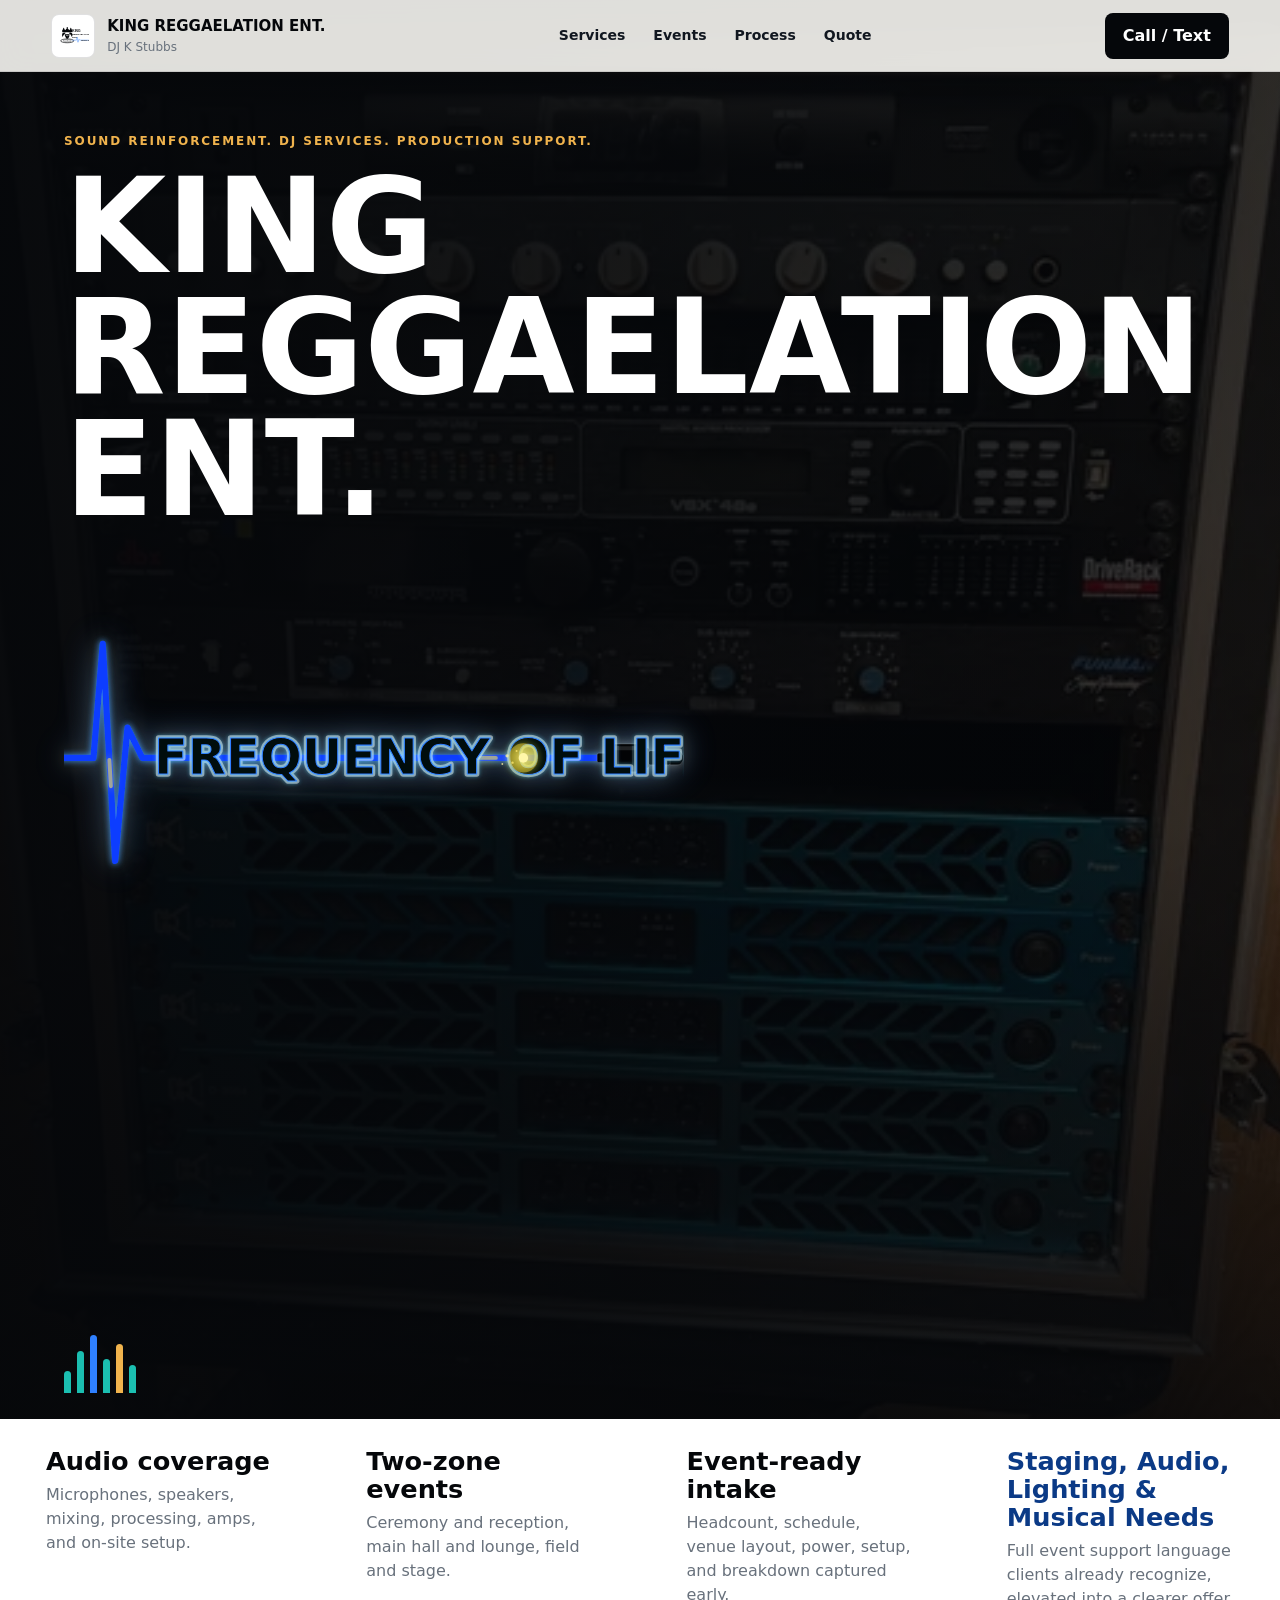
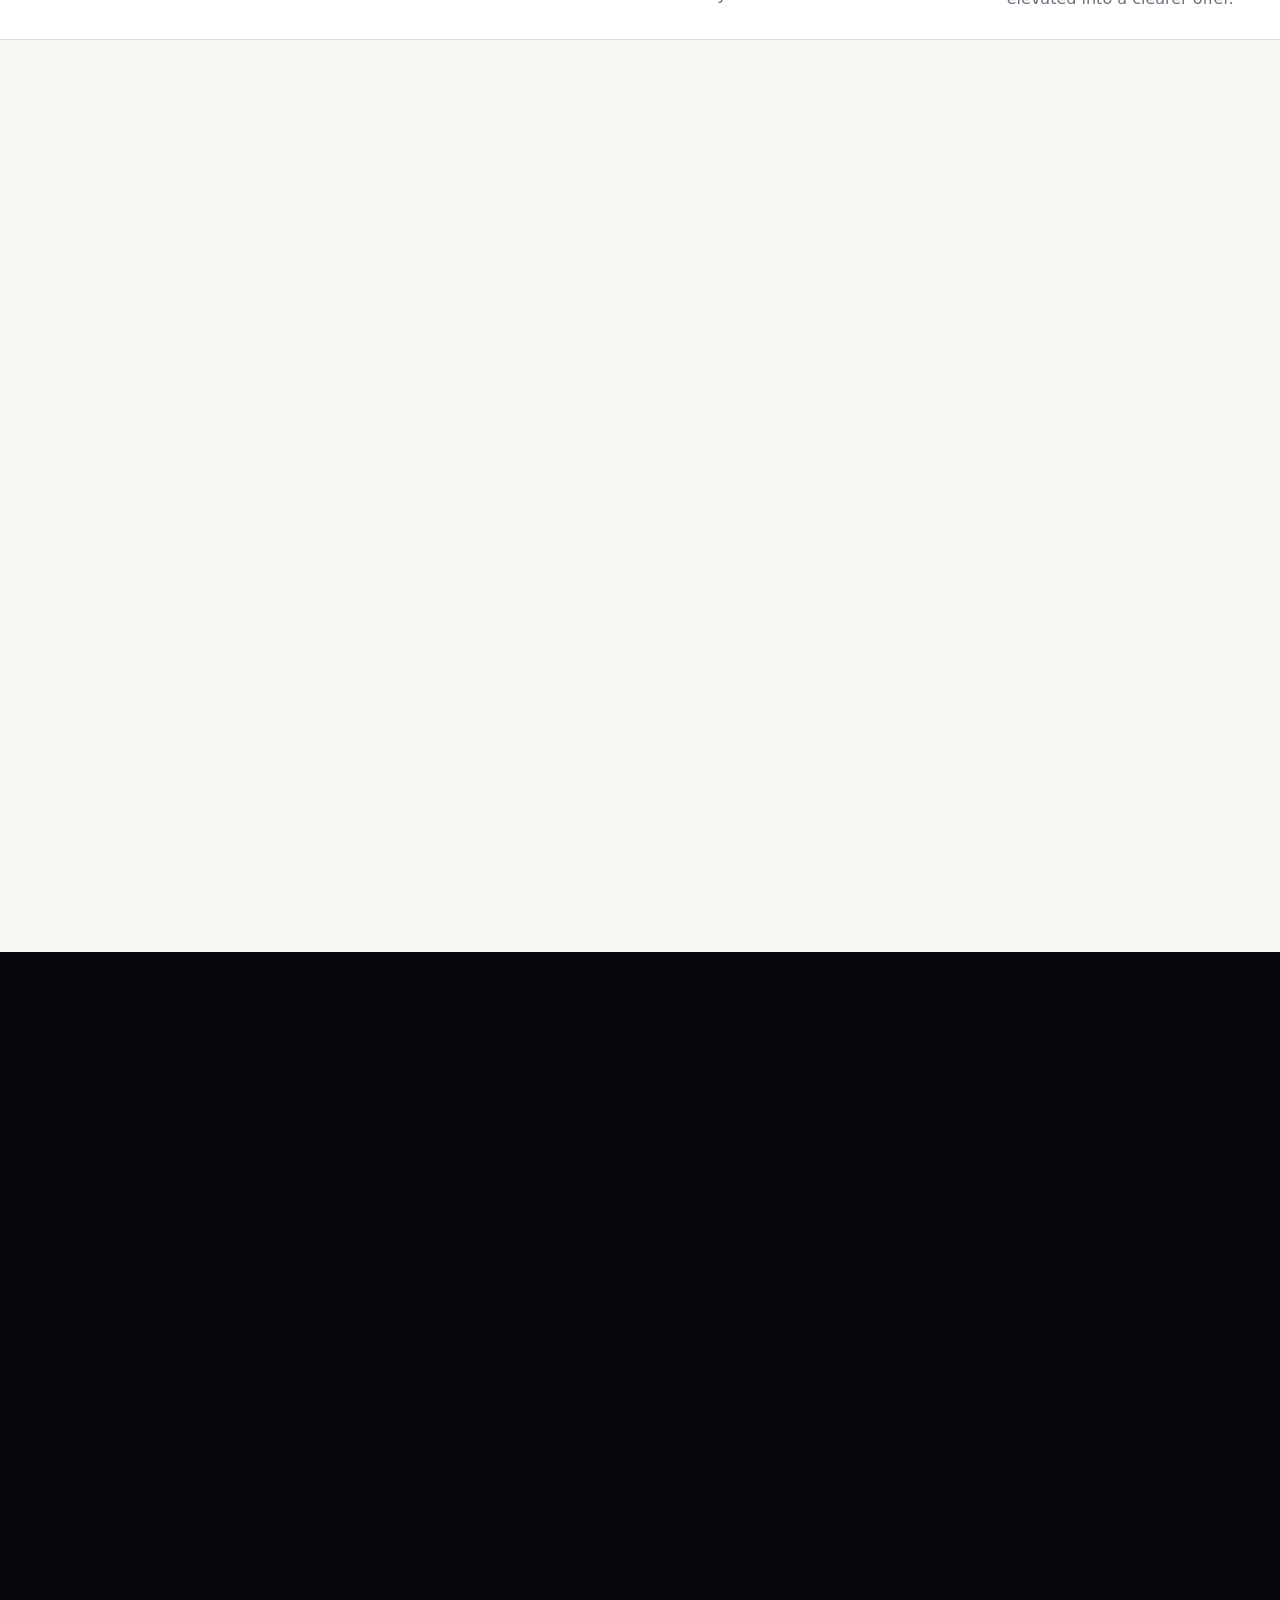
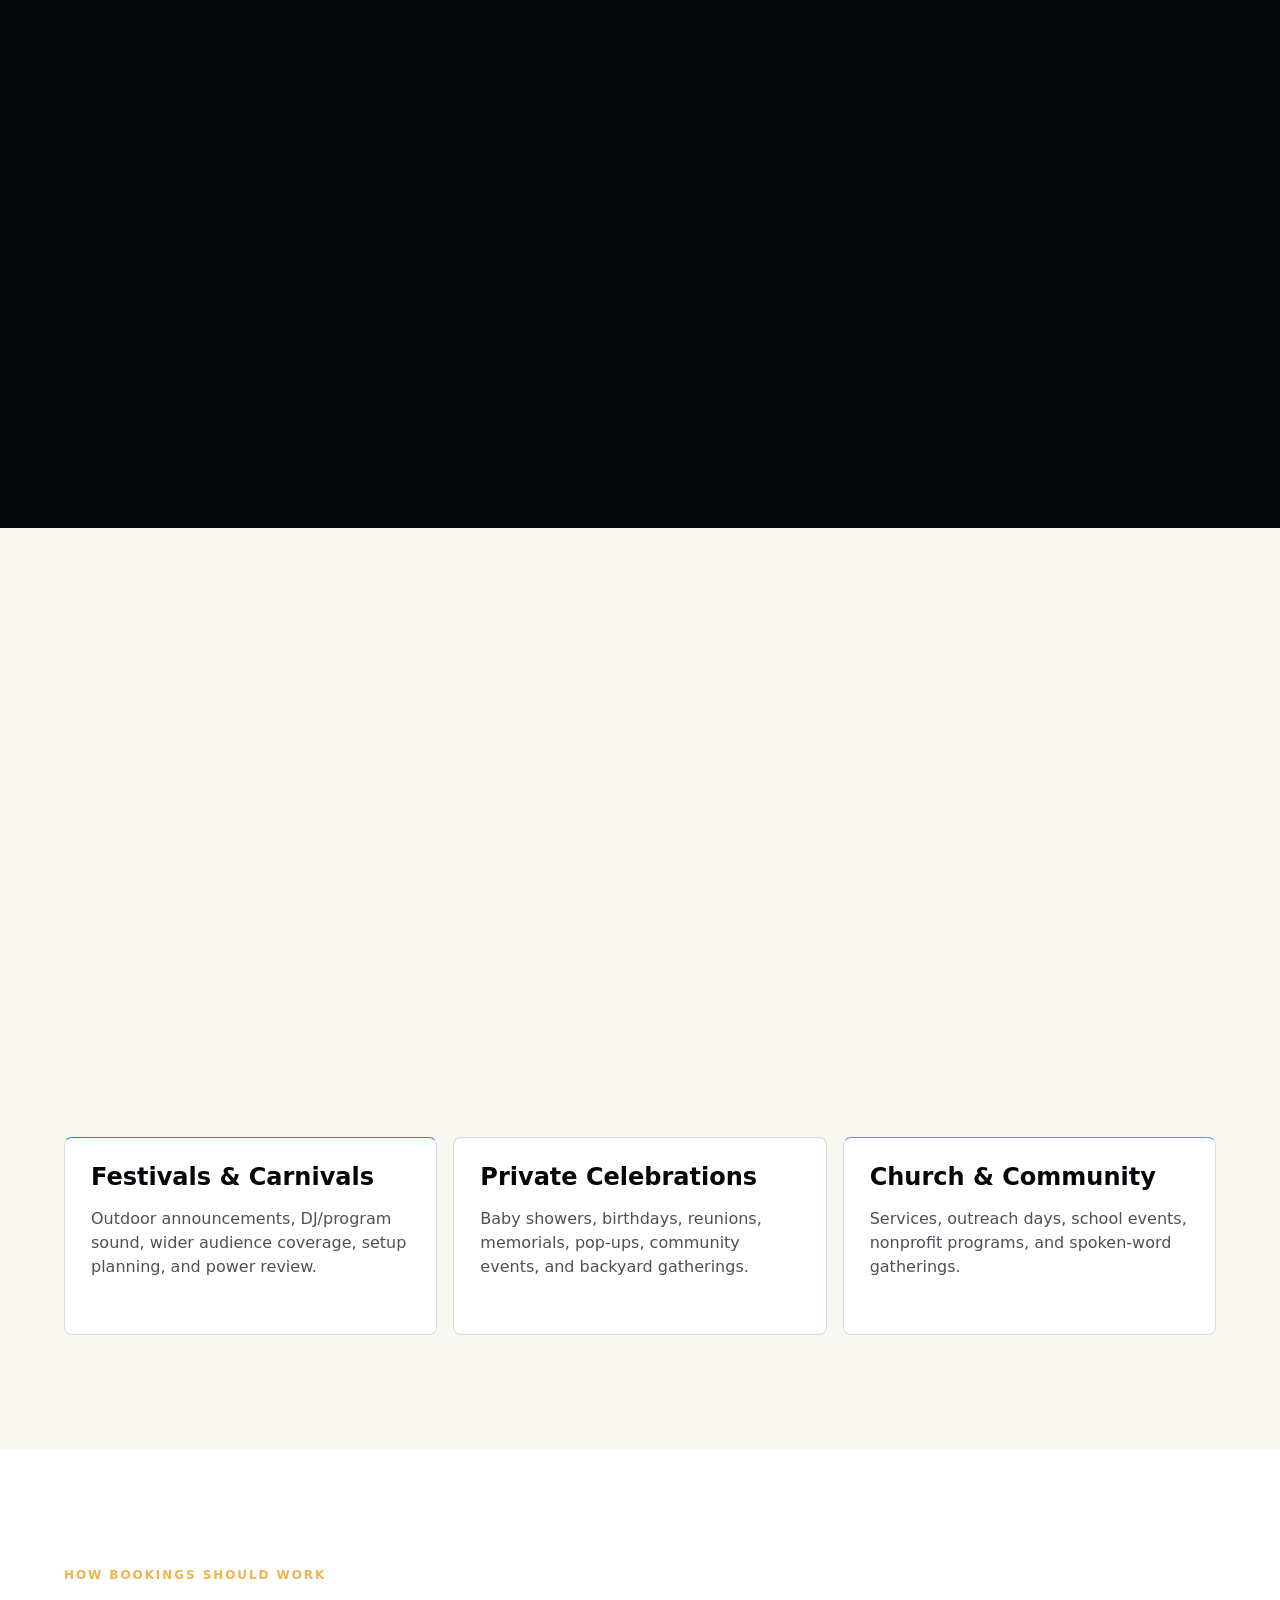
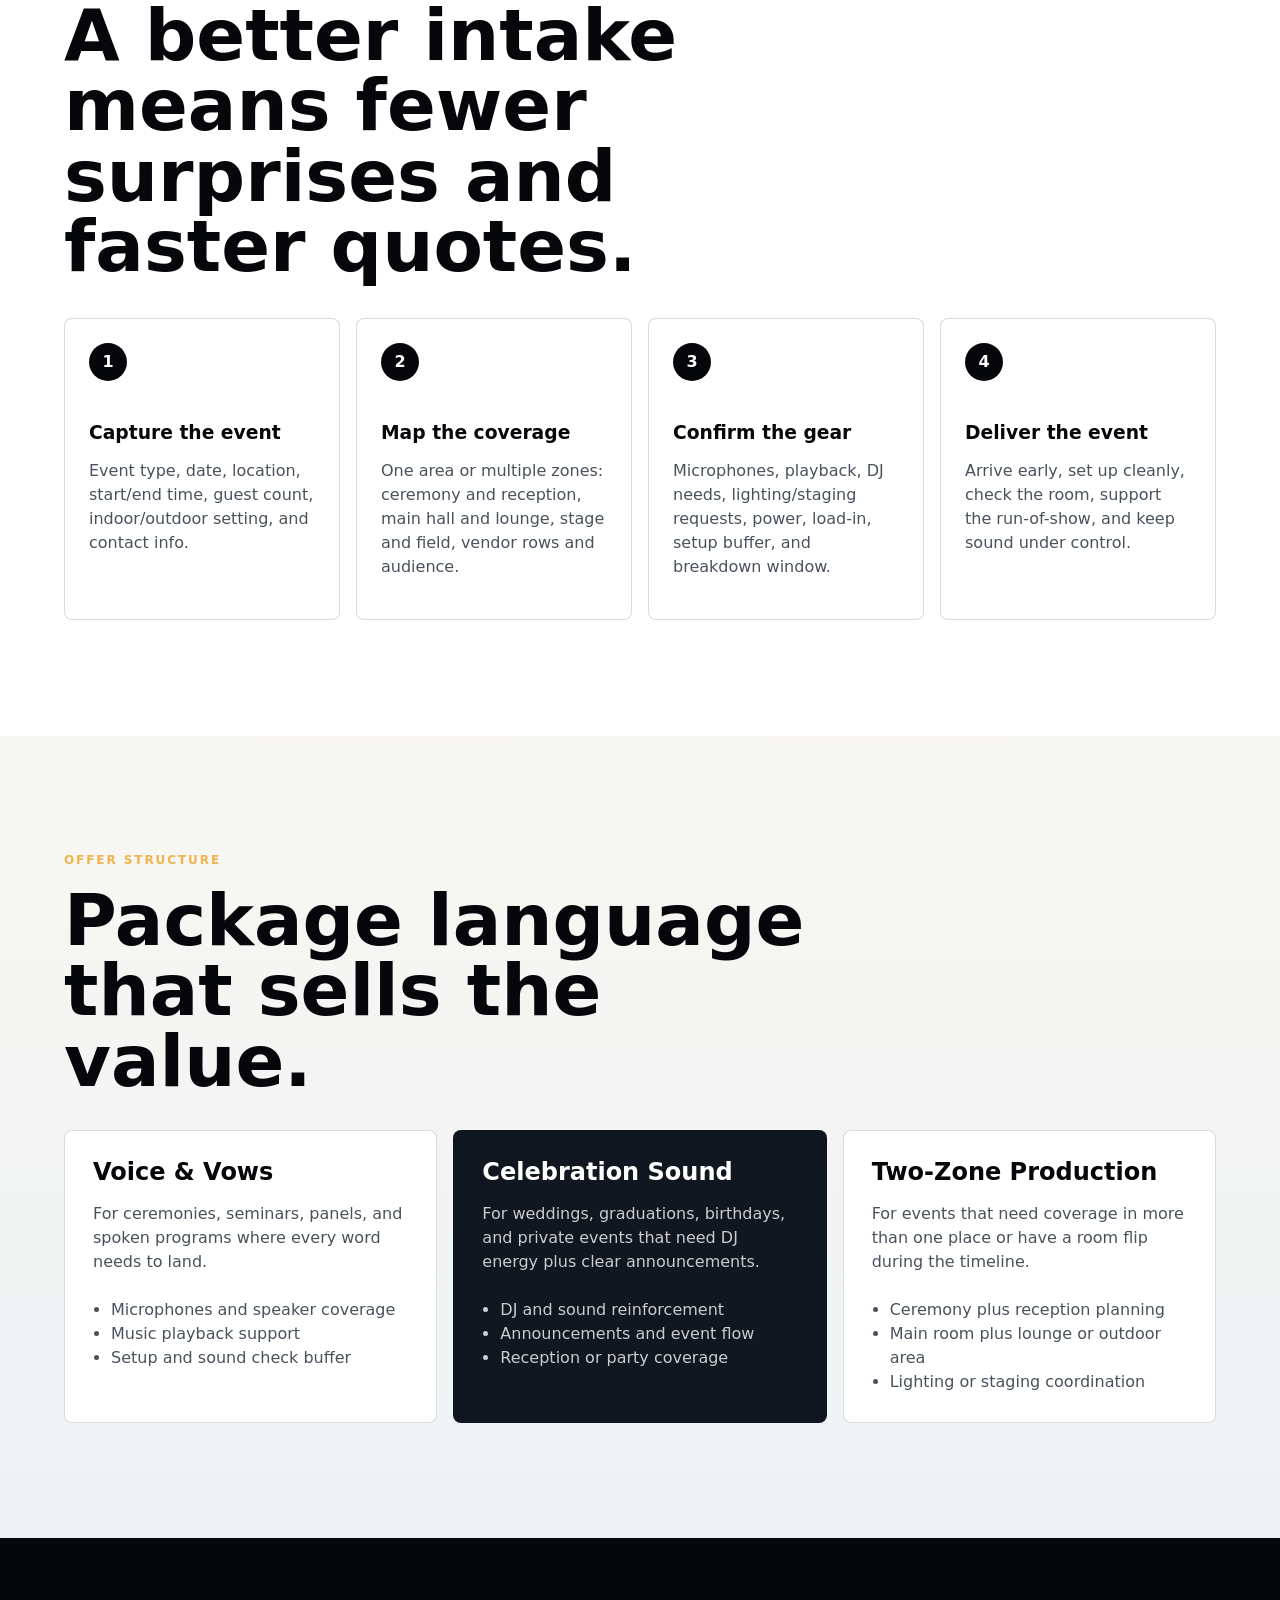
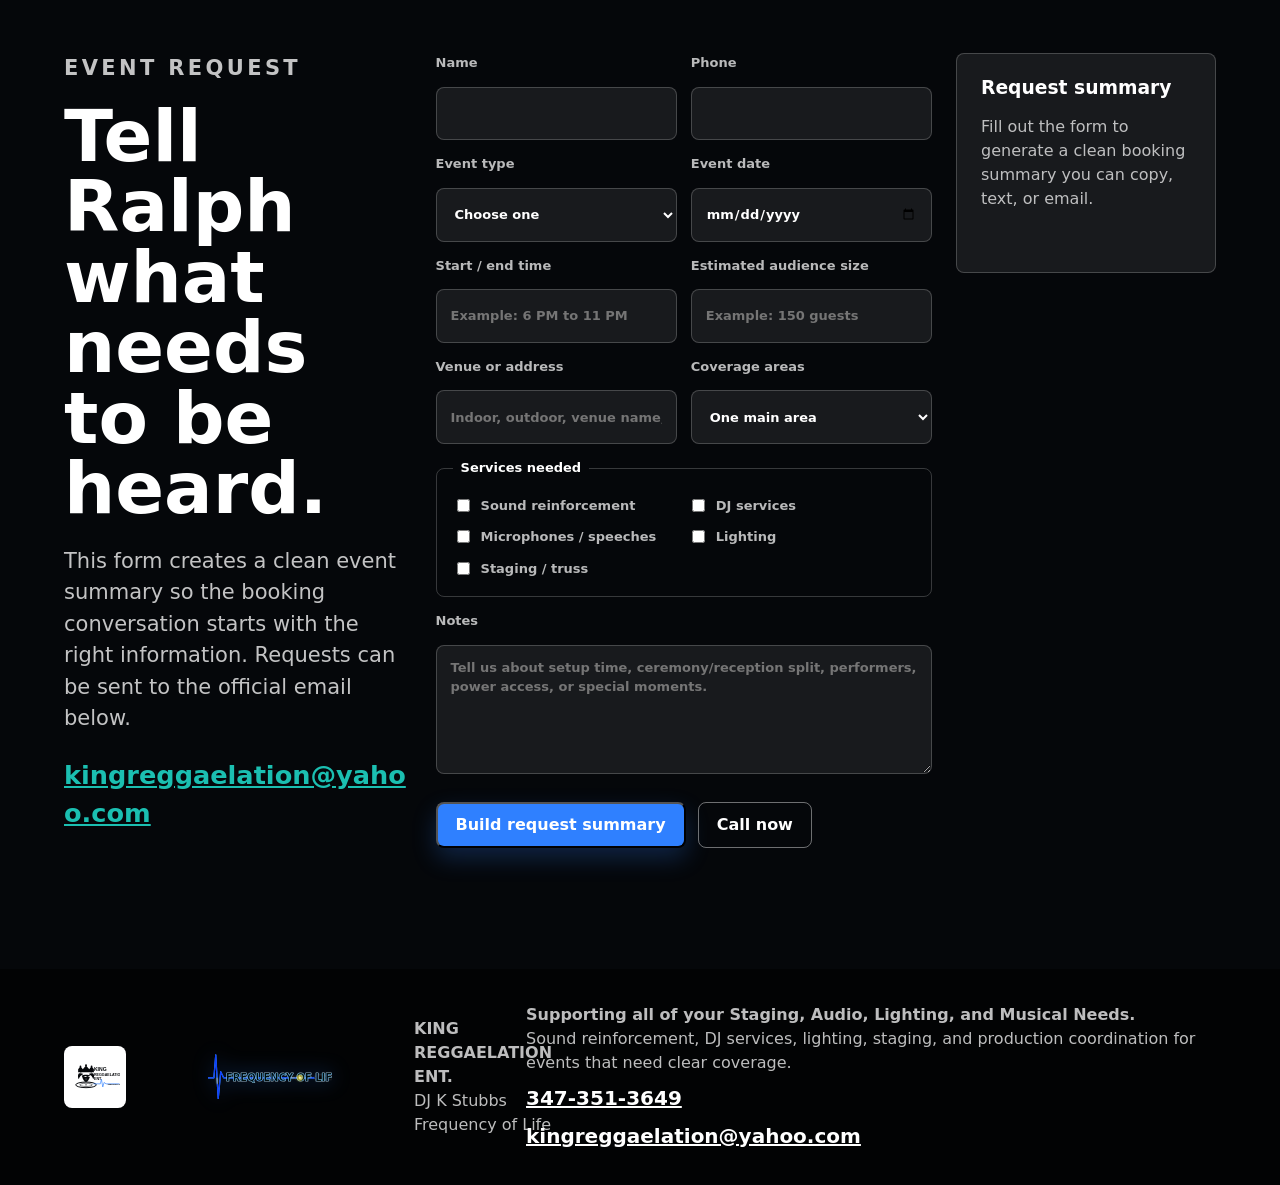
<file: index.html>
<!doctype html>
<html lang="en">
<head>
  <meta charset="utf-8">
  <meta name="viewport" content="width=device-width, initial-scale=1">
  <title>KING REGGAELATION ENT. | Sound Reinforcement & DJ Services</title>
  <meta name="description" content="KING REGGAELATION ENT. provides sound reinforcement, DJ services, and production support for weddings, graduations, seminars, festivals, and private events.">
  <meta name="theme-color" content="#05070a">
  <link rel="preload" href="assets/rack-processing-amplifiers.webp" as="image" type="image/webp" fetchpriority="high">
  <link rel="preload" href="assets/frequency-of-life-logo-electric-explosion.svg" as="image" type="image/svg+xml" fetchpriority="high">
  <link rel="stylesheet" href="styles.css">
</head>
<body>
  <header class="site-header" data-header>
    <a class="brand-mark" href="#top" aria-label="KING REGGAELATION ENT. home">
      <img src="assets/king-reggaelation-ent-logo.svg" alt="" width="44" height="44" decoding="async">
      <span>
        <strong>KING REGGAELATION ENT.</strong>
        <small>DJ K Stubbs</small>
      </span>
    </a>
    <nav aria-label="Primary navigation">
      <a href="#services">Services</a>
      <a href="#events">Events</a>
      <a href="#process">Process</a>
      <a href="#quote">Quote</a>
    </nav>
    <a class="call-button" href="tel:+13473513649">Call / Text</a>
  </header>

  <main id="top">
    <section class="hero" aria-labelledby="hero-title">
      <picture class="hero-media" aria-hidden="true">
        <source srcset="assets/rack-processing-amplifiers.webp" type="image/webp">
        <img src="assets/rack-processing-amplifiers.png" alt="" width="495" height="640" fetchpriority="high" decoding="async">
      </picture>
      <div class="hero-overlay" aria-hidden="true"></div>
      <div class="hero-content">
        <p class="eyebrow reveal">Sound reinforcement. DJ services. Production support.</p>
        <h1 id="hero-title" class="reveal">KING REGGAELATION ENT.</h1>
        <div class="frequency-logo-strip reveal" aria-label="Frequency of Life animated logo">
          <picture class="frequency-logo-art">
            <source srcset="assets/frequency-of-life-logo-electric-explosion.svg" type="image/svg+xml">
            <source srcset="assets/frequency-of-life-logo-transparent-return-burst.png" type="image/png">
            <img src="assets/frequency-of-life-logo-transparent-return-burst.gif" alt="Frequency of Life" width="800" height="400" loading="eager" fetchpriority="high">
          </picture>
        </div>
        <p class="signature-line reveal">Supporting all of your Staging, Audio, Lighting, and Musical Needs.</p>
        <p class="hero-copy reveal">Clear, controlled audio for the moments people actually came to hear. From the first microphone check to the last song, DJ K Stubbs helps your crowd feel covered.</p>
        <div class="hero-actions reveal">
          <a class="primary-action" href="#quote">Start an event request</a>
          <a class="secondary-action" href="tel:+13473513649">347-351-3649</a>
          <a class="secondary-action" href="mailto:kingreggaelation@yahoo.com">Email</a>
        </div>
      </div>
      <div class="signal-strip" aria-hidden="true">
        <span></span><span></span><span></span><span></span><span></span><span></span>
      </div>
    </section>

    <section class="proof-band" aria-label="Core capabilities">
      <div>
        <strong>Audio coverage</strong>
        <span>Microphones, speakers, mixing, processing, amps, and on-site setup.</span>
      </div>
      <div>
        <strong>Two-zone events</strong>
        <span>Ceremony and reception, main hall and lounge, field and stage.</span>
      </div>
      <div>
        <strong>Event-ready intake</strong>
        <span>Headcount, schedule, venue layout, power, setup, and breakdown captured early.</span>
      </div>
      <div class="signature-proof">
        <strong>Staging, Audio, Lighting & Musical Needs</strong>
        <span>Full event support language clients already recognize, elevated into a clearer offer.</span>
      </div>
    </section>

    <section class="section split-section" id="services">
      <div class="section-copy reveal">
        <p class="eyebrow">What Ralph really sells</p>
        <h2>People do not rent speakers. They rent confidence.</h2>
        <p>Sound reinforcement is the system and operator behind an event that needs to be heard clearly: voices, music, instruments, announcements, ceremonies, panels, and dance floors. The win is not just volume. The win is coverage, clarity, timing, clean setup, and no surprises.</p>
      </div>
      <div class="service-grid">
        <article class="service-card reveal">
          <span class="service-number">01</span>
          <h3>Sound Reinforcement</h3>
          <p>Public address and live audio support for speeches, ceremonies, bands, DJs, presentations, and multi-area events.</p>
        </article>
        <article class="service-card reveal">
          <span class="service-number">02</span>
          <h3>DJ Services</h3>
          <p>Music flow, crowd energy, announcements, and event pacing for celebrations that need more than a playlist.</p>
        </article>
        <article class="service-card reveal">
          <span class="service-number">03</span>
          <h3>Production Add-Ons</h3>
          <p>Lighting, staging, truss, and extended production support can be coordinated when the event calls for a bigger build.</p>
        </article>
        <article class="service-card reveal">
          <span class="service-number">04</span>
          <h3>Event Consultation</h3>
          <p>Ralph helps shape the right setup before event day: coverage zones, headcount, room changes, run-of-show, and access needs.</p>
        </article>
      </div>
    </section>

    <section class="equipment-section">
      <div class="equipment-copy reveal">
        <p class="eyebrow">Real gear, real prep</p>
        <h2>Rack-based power and processing built for mobile event work.</h2>
        <p>Clean power, processing, amplification, patching, and flexible connections matter because event audio changes by room, crowd, and schedule. This is the technical credibility the old placeholder site was missing.</p>
      </div>
      <div class="equipment-gallery">
        <figure class="reveal">
          <picture>
            <source srcset="assets/rack-processing-amplifiers.webp" type="image/webp">
            <img src="assets/rack-processing-amplifiers.png" alt="Front view of KING REGGAELATION ENT. audio processing and amplifier rack" width="495" height="640" loading="lazy" decoding="async">
          </picture>
          <figcaption>Processing, amplification, and power rack</figcaption>
        </figure>
        <figure class="reveal">
          <picture>
            <source srcset="assets/rack-patch-panel.webp" type="image/webp">
            <img src="assets/rack-patch-panel.png" alt="Rear view of KING REGGAELATION ENT. rack patch panel and power connections" width="620" height="782" loading="lazy" decoding="async">
          </picture>
          <figcaption>Patch panel and event-ready connections</figcaption>
        </figure>
      </div>
    </section>

    <section class="section" id="events">
      <div class="section-heading reveal">
        <p class="eyebrow">Target audiences</p>
        <h2>Built for moments where bad sound is not an option.</h2>
      </div>
      <div class="audience-grid">
        <article class="audience-card reveal">
          <h3>Weddings</h3>
          <p>Ceremony microphones, cocktail-hour coverage, reception sound, DJ flow, and two-location setups.</p>
        </article>
        <article class="audience-card reveal">
          <h3>Graduations</h3>
          <p>Clear announcements, stage sound, crowd coverage, walk-up music, and outdoor or gymnasium support.</p>
        </article>
        <article class="audience-card reveal">
          <h3>Seminars & Panels</h3>
          <p>Speech clarity, multiple microphones, clean playback, moderator support, and professional room coverage.</p>
        </article>
        <article class="audience-card reveal">
          <h3>Festivals & Carnivals</h3>
          <p>Outdoor announcements, DJ/program sound, wider audience coverage, setup planning, and power review.</p>
        </article>
        <article class="audience-card reveal">
          <h3>Private Celebrations</h3>
          <p>Baby showers, birthdays, reunions, memorials, pop-ups, community events, and backyard gatherings.</p>
        </article>
        <article class="audience-card reveal">
          <h3>Church & Community</h3>
          <p>Services, outreach days, school events, nonprofit programs, and spoken-word gatherings.</p>
        </article>
      </div>
    </section>

    <section class="section process-section" id="process">
      <div class="section-heading reveal">
        <p class="eyebrow">How bookings should work</p>
        <h2>A better intake means fewer surprises and faster quotes.</h2>
      </div>
      <div class="timeline">
        <article class="timeline-item reveal">
          <span>1</span>
          <h3>Capture the event</h3>
          <p>Event type, date, location, start/end time, guest count, indoor/outdoor setting, and contact info.</p>
        </article>
        <article class="timeline-item reveal">
          <span>2</span>
          <h3>Map the coverage</h3>
          <p>One area or multiple zones: ceremony and reception, main hall and lounge, stage and field, vendor rows and audience.</p>
        </article>
        <article class="timeline-item reveal">
          <span>3</span>
          <h3>Confirm the gear</h3>
          <p>Microphones, playback, DJ needs, lighting/staging requests, power, load-in, setup buffer, and breakdown window.</p>
        </article>
        <article class="timeline-item reveal">
          <span>4</span>
          <h3>Deliver the event</h3>
          <p>Arrive early, set up cleanly, check the room, support the run-of-show, and keep sound under control.</p>
        </article>
      </div>
    </section>

    <section class="packages-section" aria-labelledby="packages-title">
      <div class="section-heading reveal">
        <p class="eyebrow">Offer structure</p>
        <h2 id="packages-title">Package language that sells the value.</h2>
      </div>
      <div class="package-grid">
        <article class="package-card reveal">
          <h3>Voice & Vows</h3>
          <p>For ceremonies, seminars, panels, and spoken programs where every word needs to land.</p>
          <ul>
            <li>Microphones and speaker coverage</li>
            <li>Music playback support</li>
            <li>Setup and sound check buffer</li>
          </ul>
        </article>
        <article class="package-card featured reveal">
          <h3>Celebration Sound</h3>
          <p>For weddings, graduations, birthdays, and private events that need DJ energy plus clear announcements.</p>
          <ul>
            <li>DJ and sound reinforcement</li>
            <li>Announcements and event flow</li>
            <li>Reception or party coverage</li>
          </ul>
        </article>
        <article class="package-card reveal">
          <h3>Two-Zone Production</h3>
          <p>For events that need coverage in more than one place or have a room flip during the timeline.</p>
          <ul>
            <li>Ceremony plus reception planning</li>
            <li>Main room plus lounge or outdoor area</li>
            <li>Lighting or staging coordination</li>
          </ul>
        </article>
      </div>
    </section>

    <section class="quote-section" id="quote">
      <div class="quote-intro reveal">
        <p class="eyebrow">Event request</p>
        <h2>Tell Ralph what needs to be heard.</h2>
        <p>This form creates a clean event summary so the booking conversation starts with the right information. Requests can be sent to the official email below.</p>
        <p class="email-callout"><a href="mailto:kingreggaelation@yahoo.com">kingreggaelation@yahoo.com</a></p>
      </div>
      <form class="quote-form reveal" data-quote-form>
        <label>
          Name
          <input name="name" autocomplete="name" required>
        </label>
        <label>
          Phone
          <input name="phone" autocomplete="tel" required>
        </label>
        <label>
          Event type
          <select name="eventType" required>
            <option value="">Choose one</option>
            <option>Wedding</option>
            <option>Graduation</option>
            <option>Seminar / Panel</option>
            <option>Festival / Carnival</option>
            <option>Private Celebration</option>
            <option>Church / Community</option>
            <option>Other</option>
          </select>
        </label>
        <label>
          Event date
          <input type="date" name="date" required>
        </label>
        <label>
          Start / end time
          <input name="time" placeholder="Example: 6 PM to 11 PM" required>
        </label>
        <label>
          Estimated audience size
          <input name="headcount" placeholder="Example: 150 guests">
        </label>
        <label>
          Venue or address
          <input name="venue" placeholder="Indoor, outdoor, venue name, city">
        </label>
        <label>
          Coverage areas
          <select name="zones">
            <option>One main area</option>
            <option>Two areas / room flip</option>
            <option>Multiple rooms or outdoor zones</option>
            <option>Not sure yet</option>
          </select>
        </label>
        <fieldset>
          <legend>Services needed</legend>
          <label><input type="checkbox" name="services" value="Sound reinforcement"> Sound reinforcement</label>
          <label><input type="checkbox" name="services" value="DJ services"> DJ services</label>
          <label><input type="checkbox" name="services" value="Microphones / speeches"> Microphones / speeches</label>
          <label><input type="checkbox" name="services" value="Lighting"> Lighting</label>
          <label><input type="checkbox" name="services" value="Staging / truss"> Staging / truss</label>
        </fieldset>
        <label class="full">
          Notes
          <textarea name="notes" rows="5" placeholder="Tell us about setup time, ceremony/reception split, performers, power access, or special moments."></textarea>
        </label>
        <div class="form-actions">
          <button class="primary-action" type="submit">Build request summary</button>
          <a class="secondary-action" href="tel:+13473513649">Call now</a>
        </div>
      </form>
      <aside class="request-summary" data-request-summary aria-live="polite">
        <h3>Request summary</h3>
        <p>Fill out the form to generate a clean booking summary you can copy, text, or email.</p>
      </aside>
    </section>
  </main>

  <footer class="site-footer">
    <div>
      <img src="assets/king-reggaelation-ent-logo.svg" alt="" width="62" height="62" loading="lazy" decoding="async">
      <picture class="footer-frequency-logo">
        <source srcset="assets/frequency-of-life-logo-electric-explosion.svg" type="image/svg+xml">
        <source srcset="assets/frequency-of-life-logo-transparent-return-burst.png" type="image/png">
        <img src="assets/frequency-of-life-logo-transparent-return-burst.gif" alt="Frequency of Life" width="800" height="400" loading="lazy">
      </picture>
      <p><strong>KING REGGAELATION ENT.</strong><br>DJ K Stubbs<br>Frequency of Life</p>
    </div>
    <div>
      <p><strong>Supporting all of your Staging, Audio, Lighting, and Musical Needs.</strong><br>Sound reinforcement, DJ services, lighting, staging, and production coordination for events that need clear coverage.</p>
      <a href="tel:+13473513649">347-351-3649</a>
      <a href="mailto:kingreggaelation@yahoo.com">kingreggaelation@yahoo.com</a>
    </div>
  </footer>

  <script src="script.js" defer></script>
</body>
</html>
</file>
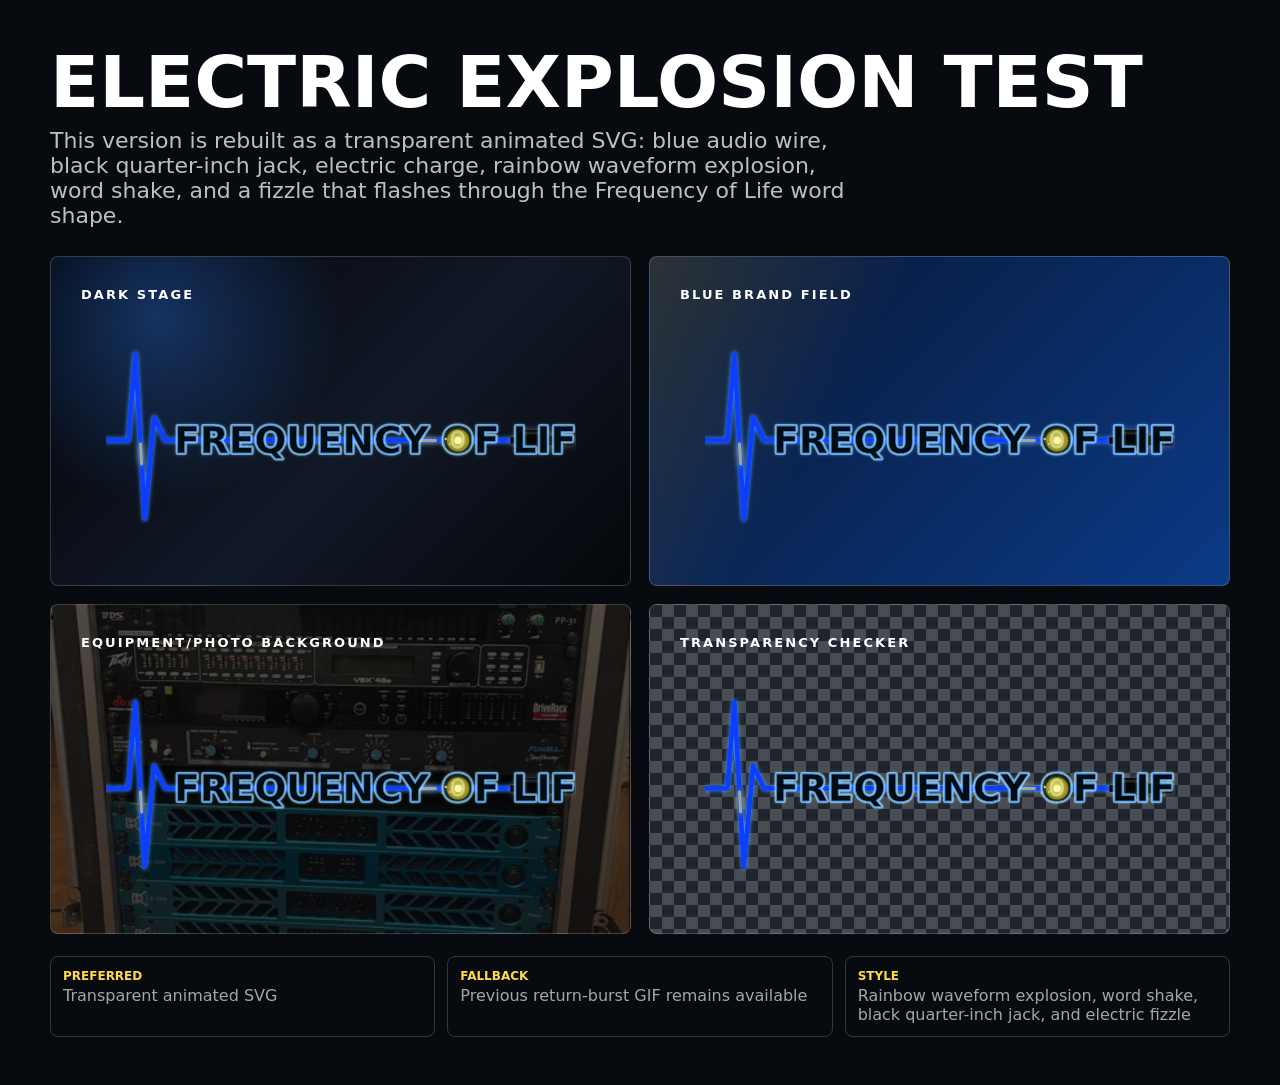
<file: frequency-logo-electric-preview.html>
<!doctype html>
<html lang="en">
<head>
  <meta charset="utf-8">
  <meta name="viewport" content="width=device-width, initial-scale=1">
  <title>Frequency of Life Electric Explosion Preview</title>
  <style>
    :root {
      --ink: #05070a;
      --gold: #ffd84d;
      --line: rgba(255, 255, 255, 0.18);
    }

    * {
      box-sizing: border-box;
    }

    body {
      background: #070a0f;
      color: #ffffff;
      font-family: Inter, ui-sans-serif, system-ui, -apple-system, BlinkMacSystemFont, "Segoe UI", sans-serif;
      margin: 0;
      min-height: 100vh;
      padding: clamp(20px, 4vw, 48px);
    }

    main {
      margin: 0 auto;
      max-width: 1180px;
    }

    h1 {
      font-size: clamp(32px, 6vw, 72px);
      letter-spacing: 0;
      line-height: 0.95;
      margin: 0 0 12px;
      text-transform: uppercase;
    }

    .lead {
      color: rgba(255, 255, 255, 0.74);
      font-size: clamp(16px, 2vw, 22px);
      margin: 0 0 28px;
      max-width: 820px;
    }

    .preview-grid {
      display: grid;
      gap: 18px;
      grid-template-columns: repeat(2, minmax(0, 1fr));
    }

    .panel {
      border: 1px solid var(--line);
      border-radius: 8px;
      min-height: 260px;
      overflow: hidden;
      padding: clamp(18px, 3vw, 30px);
      position: relative;
    }

    .panel h2 {
      font-size: 13px;
      letter-spacing: 0.16em;
      margin: 0 0 18px;
      text-transform: uppercase;
    }

    .logo-stage {
      align-items: center;
      display: flex;
      min-height: 170px;
    }

    .logo-stage img {
      height: auto;
      max-height: 235px;
      object-fit: contain;
      width: min(100%, 800px);
    }

    .stage-dark {
      background:
        radial-gradient(circle at 18% 18%, rgba(47, 128, 255, 0.34), transparent 34%),
        linear-gradient(135deg, #020305, #111827 54%, #05070a);
    }

    .stage-blue {
      background:
        linear-gradient(120deg, rgba(255, 216, 77, 0.15), transparent 35%),
        linear-gradient(135deg, #081632, #0b3a86);
    }

    .stage-photo {
      background:
        linear-gradient(rgba(5, 7, 10, 0.64), rgba(5, 7, 10, 0.72)),
        url("assets/rack-processing-amplifiers.webp") center / cover;
    }

    .stage-checker {
      background:
        linear-gradient(45deg, rgba(255,255,255,0.18) 25%, transparent 25%),
        linear-gradient(-45deg, rgba(255,255,255,0.18) 25%, transparent 25%),
        linear-gradient(45deg, transparent 75%, rgba(255,255,255,0.18) 75%),
        linear-gradient(-45deg, transparent 75%, rgba(255,255,255,0.18) 75%),
        #20242d;
      background-position: 0 0, 0 12px, 12px -12px, -12px 0;
      background-size: 24px 24px;
    }

    .meta {
      color: rgba(255, 255, 255, 0.64);
      display: grid;
      gap: 12px;
      grid-template-columns: repeat(3, minmax(0, 1fr));
      margin-top: 22px;
    }

    .meta div {
      border: 1px solid var(--line);
      border-radius: 8px;
      padding: 12px;
    }

    .meta strong {
      color: var(--gold);
      display: block;
      font-size: 12px;
      margin-bottom: 3px;
      text-transform: uppercase;
    }

    @media (max-width: 760px) {
      .preview-grid,
      .meta {
        grid-template-columns: 1fr;
      }
    }
  </style>
</head>
<body>
  <main>
    <h1>Electric Explosion Test</h1>
    <p class="lead">This version is rebuilt as a transparent animated SVG: blue audio wire, black quarter-inch jack, electric charge, rainbow waveform explosion, word shake, and a fizzle that flashes through the Frequency of Life word shape.</p>

    <section class="preview-grid" aria-label="Frequency of Life electric explosion previews">
      <article class="panel stage-dark">
        <h2>Dark stage</h2>
        <div class="logo-stage">
          <img src="assets/frequency-of-life-logo-electric-explosion.svg" alt="Frequency of Life electric explosion animated logo">
        </div>
      </article>

      <article class="panel stage-blue">
        <h2>Blue brand field</h2>
        <div class="logo-stage">
          <img src="assets/frequency-of-life-logo-electric-explosion.svg" alt="Frequency of Life electric explosion animated logo">
        </div>
      </article>

      <article class="panel stage-photo">
        <h2>Equipment/photo background</h2>
        <div class="logo-stage">
          <img src="assets/frequency-of-life-logo-electric-explosion.svg" alt="Frequency of Life electric explosion animated logo">
        </div>
      </article>

      <article class="panel stage-checker">
        <h2>Transparency checker</h2>
        <div class="logo-stage">
          <img src="assets/frequency-of-life-logo-electric-explosion.svg" alt="Frequency of Life electric explosion animated logo">
        </div>
      </article>
    </section>

    <section class="meta" aria-label="Export details">
      <div>
        <strong>Preferred</strong>
        <span>Transparent animated SVG</span>
      </div>
      <div>
        <strong>Fallback</strong>
        <span>Previous return-burst GIF remains available</span>
      </div>
      <div>
        <strong>Style</strong>
        <span>Rainbow waveform explosion, word shake, black quarter-inch jack, and electric fizzle</span>
      </div>
    </section>
  </main>
</body>
</html>
</file>
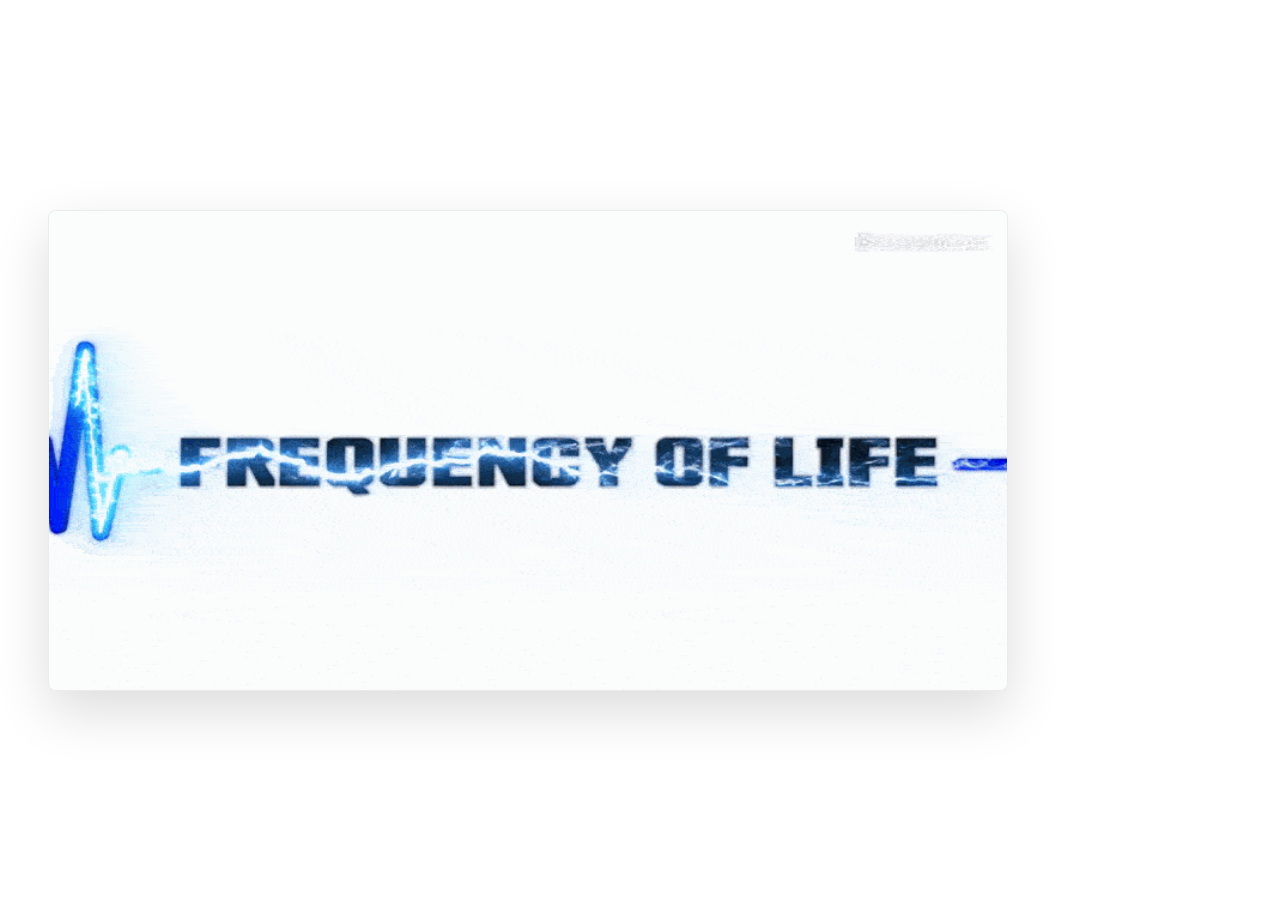
<file: frequency-logo-preview.html>
<!doctype html>
<html lang="en">
<head>
  <meta charset="utf-8">
  <meta name="viewport" content="width=device-width, initial-scale=1">
  <title>Frequency of Life GIF Preview</title>
  <style>
    * {
      box-sizing: border-box;
    }

    body {
      align-items: center;
      background: #ffffff;
      display: grid;
      margin: 0;
      min-height: 100svh;
      padding: clamp(16px, 4vw, 48px);
    }

    main {
      width: min(100%, 960px);
    }

    img {
      background: #ffffff;
      border: 1px solid rgba(5, 7, 10, 0.08);
      border-radius: 8px;
      box-shadow: 0 20px 54px rgba(5, 7, 10, 0.14);
      display: block;
      height: auto;
      width: 100%;
    }
  </style>
</head>
<body>
  <main aria-label="Frequency of Life animated GIF preview">
    <img src="frequency-logo-preview.gif" alt="Frequency of Life animated logo">
  </main>
</body>
</html>
</file>
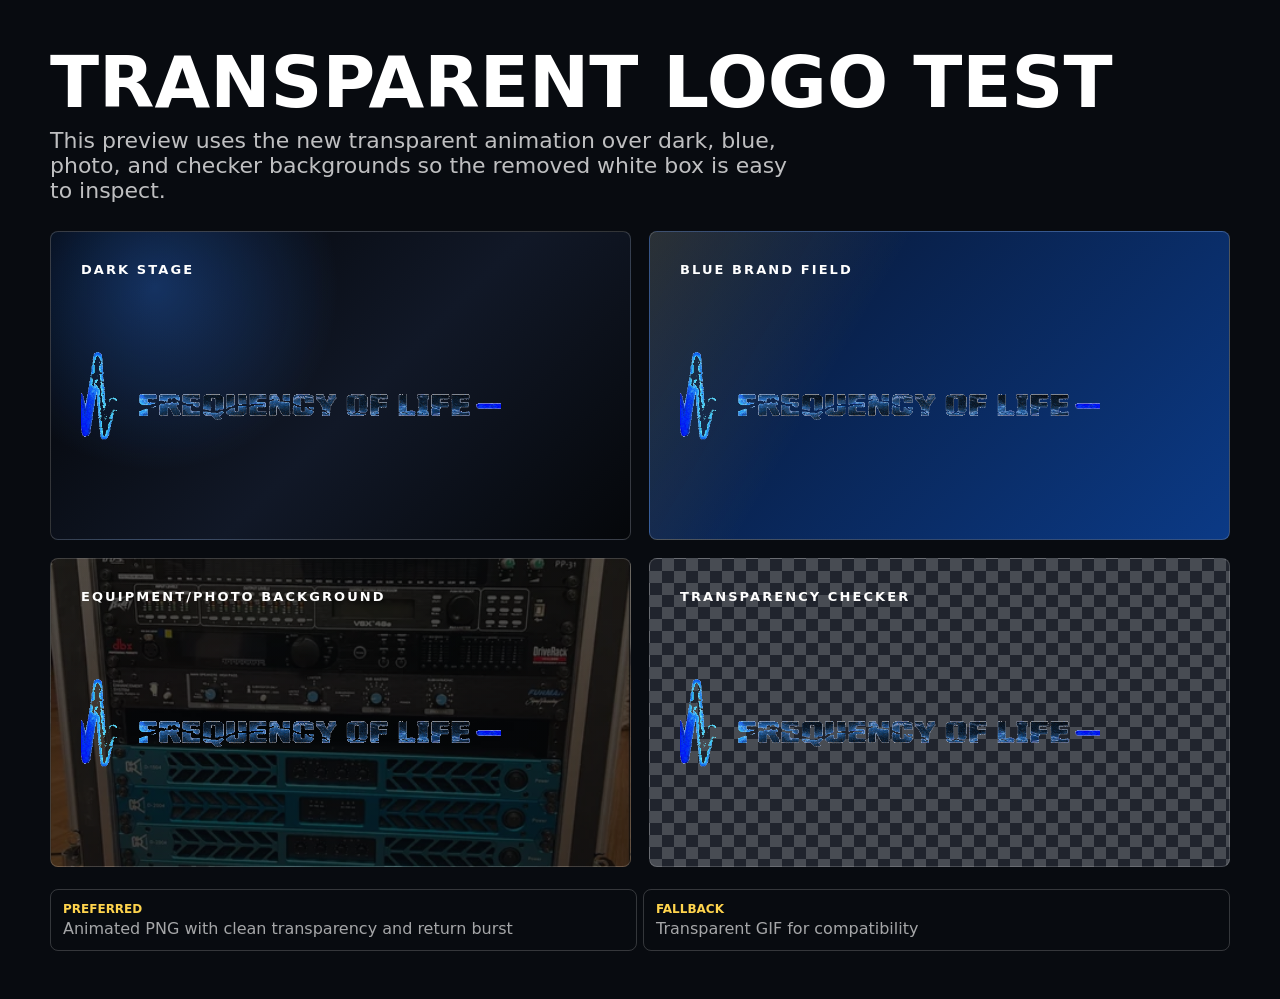
<file: frequency-logo-transparent-preview.html>
<!doctype html>
<html lang="en">
<head>
  <meta charset="utf-8">
  <meta name="viewport" content="width=device-width, initial-scale=1">
  <title>Frequency of Life Transparent Logo Preview</title>
  <style>
    :root {
      --ink: #05070a;
      --blue: #2f80ff;
      --gold: #ffd44d;
      --line: rgba(255, 255, 255, 0.18);
    }

    * {
      box-sizing: border-box;
    }

    body {
      background: #080b10;
      color: #ffffff;
      font-family: Inter, ui-sans-serif, system-ui, -apple-system, BlinkMacSystemFont, "Segoe UI", sans-serif;
      margin: 0;
      min-height: 100vh;
      padding: clamp(20px, 4vw, 48px);
    }

    main {
      margin: 0 auto;
      max-width: 1180px;
    }

    h1 {
      font-size: clamp(32px, 6vw, 72px);
      letter-spacing: 0;
      line-height: 0.95;
      margin: 0 0 12px;
      text-transform: uppercase;
    }

    .lead {
      color: rgba(255, 255, 255, 0.74);
      font-size: clamp(16px, 2vw, 22px);
      margin: 0 0 28px;
      max-width: 760px;
    }

    .preview-grid {
      display: grid;
      gap: 18px;
      grid-template-columns: repeat(2, minmax(0, 1fr));
    }

    .panel {
      border: 1px solid var(--line);
      border-radius: 8px;
      min-height: 260px;
      overflow: hidden;
      padding: clamp(18px, 3vw, 30px);
      position: relative;
    }

    .panel h2 {
      font-size: 13px;
      letter-spacing: 0.16em;
      margin: 0 0 18px;
      text-transform: uppercase;
    }

    .logo-stage {
      align-items: center;
      display: flex;
      min-height: 170px;
    }

    .logo-stage img {
      height: auto;
      max-height: 210px;
      object-fit: contain;
      width: min(100%, 760px);
    }

    .stage-dark {
      background:
        radial-gradient(circle at 18% 18%, rgba(47, 128, 255, 0.34), transparent 34%),
        linear-gradient(135deg, #020305, #111827 54%, #05070a);
    }

    .stage-blue {
      background:
        linear-gradient(120deg, rgba(255, 212, 77, 0.14), transparent 35%),
        linear-gradient(135deg, #081632, #0b3a86);
    }

    .stage-photo {
      background:
        linear-gradient(rgba(5, 7, 10, 0.64), rgba(5, 7, 10, 0.72)),
        url("assets/rack-processing-amplifiers.webp") center / cover;
    }

    .stage-checker {
      background:
        linear-gradient(45deg, rgba(255,255,255,0.18) 25%, transparent 25%),
        linear-gradient(-45deg, rgba(255,255,255,0.18) 25%, transparent 25%),
        linear-gradient(45deg, transparent 75%, rgba(255,255,255,0.18) 75%),
        linear-gradient(-45deg, transparent 75%, rgba(255,255,255,0.18) 75%),
        #20242d;
      background-position: 0 0, 0 12px, 12px -12px, -12px 0;
      background-size: 24px 24px;
    }

    .meta {
      color: rgba(255, 255, 255, 0.64);
      display: grid;
      gap: 6px;
      grid-template-columns: repeat(2, minmax(0, 1fr));
      margin-top: 22px;
    }

    .meta div {
      border: 1px solid var(--line);
      border-radius: 8px;
      padding: 12px;
    }

    .meta strong {
      color: var(--gold);
      display: block;
      font-size: 12px;
      margin-bottom: 3px;
      text-transform: uppercase;
    }

    @media (max-width: 760px) {
      .preview-grid,
      .meta {
        grid-template-columns: 1fr;
      }
    }
  </style>
</head>
<body>
  <main>
    <h1>Transparent Logo Test</h1>
    <p class="lead">This preview uses the new transparent animation over dark, blue, photo, and checker backgrounds so the removed white box is easy to inspect.</p>

    <section class="preview-grid" aria-label="Transparent Frequency of Life logo previews">
      <article class="panel stage-dark">
        <h2>Dark stage</h2>
        <div class="logo-stage">
          <picture>
            <source srcset="assets/frequency-of-life-logo-transparent-return-burst.png" type="image/png">
            <img src="assets/frequency-of-life-logo-transparent-return-burst.gif" alt="Frequency of Life transparent animated logo">
          </picture>
        </div>
      </article>

      <article class="panel stage-blue">
        <h2>Blue brand field</h2>
        <div class="logo-stage">
          <picture>
            <source srcset="assets/frequency-of-life-logo-transparent-return-burst.png" type="image/png">
            <img src="assets/frequency-of-life-logo-transparent-return-burst.gif" alt="Frequency of Life transparent animated logo">
          </picture>
        </div>
      </article>

      <article class="panel stage-photo">
        <h2>Equipment/photo background</h2>
        <div class="logo-stage">
          <picture>
            <source srcset="assets/frequency-of-life-logo-transparent-return-burst.png" type="image/png">
            <img src="assets/frequency-of-life-logo-transparent-return-burst.gif" alt="Frequency of Life transparent animated logo">
          </picture>
        </div>
      </article>

      <article class="panel stage-checker">
        <h2>Transparency checker</h2>
        <div class="logo-stage">
          <picture>
            <source srcset="assets/frequency-of-life-logo-transparent-return-burst.png" type="image/png">
            <img src="assets/frequency-of-life-logo-transparent-return-burst.gif" alt="Frequency of Life transparent animated logo">
          </picture>
        </div>
      </article>
    </section>

    <section class="meta" aria-label="Export details">
      <div>
        <strong>Preferred</strong>
        <span>Animated PNG with clean transparency and return burst</span>
      </div>
      <div>
        <strong>Fallback</strong>
        <span>Transparent GIF for compatibility</span>
      </div>
    </section>
  </main>
</body>
</html>
</file>
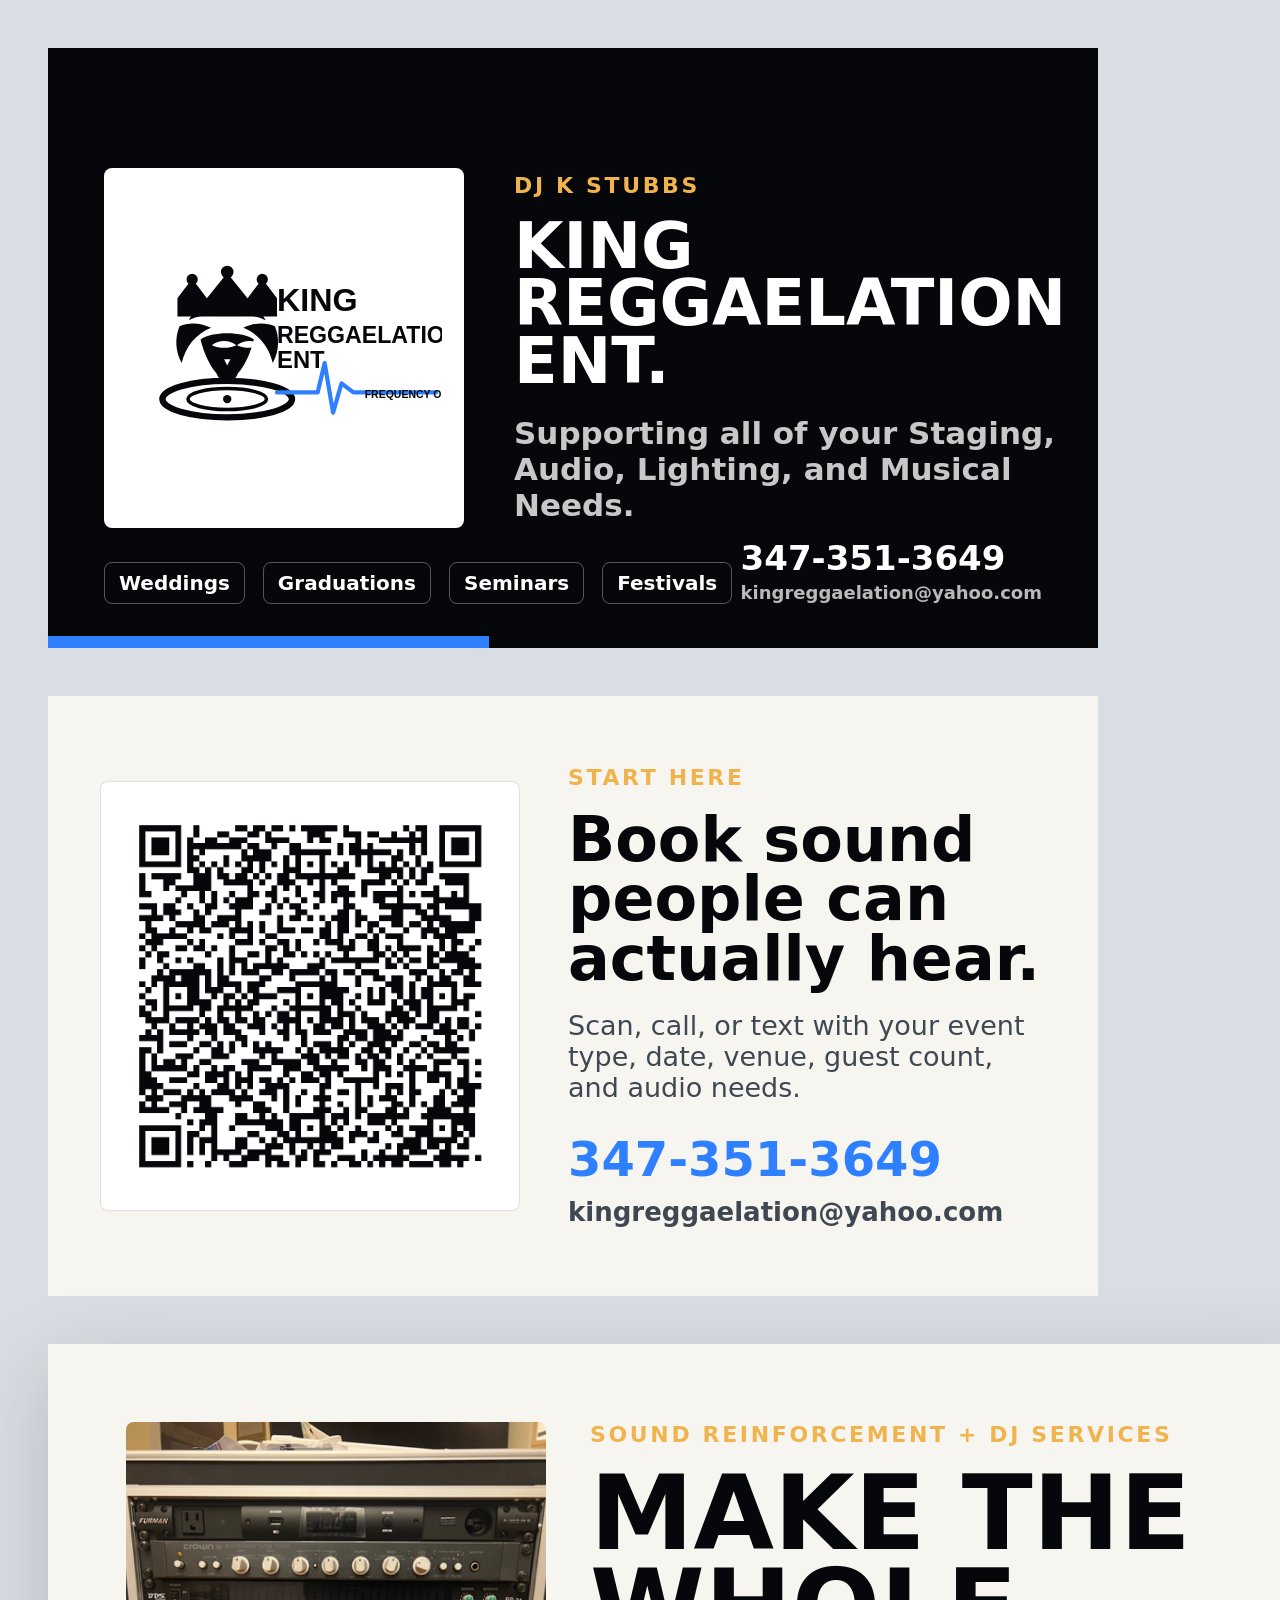
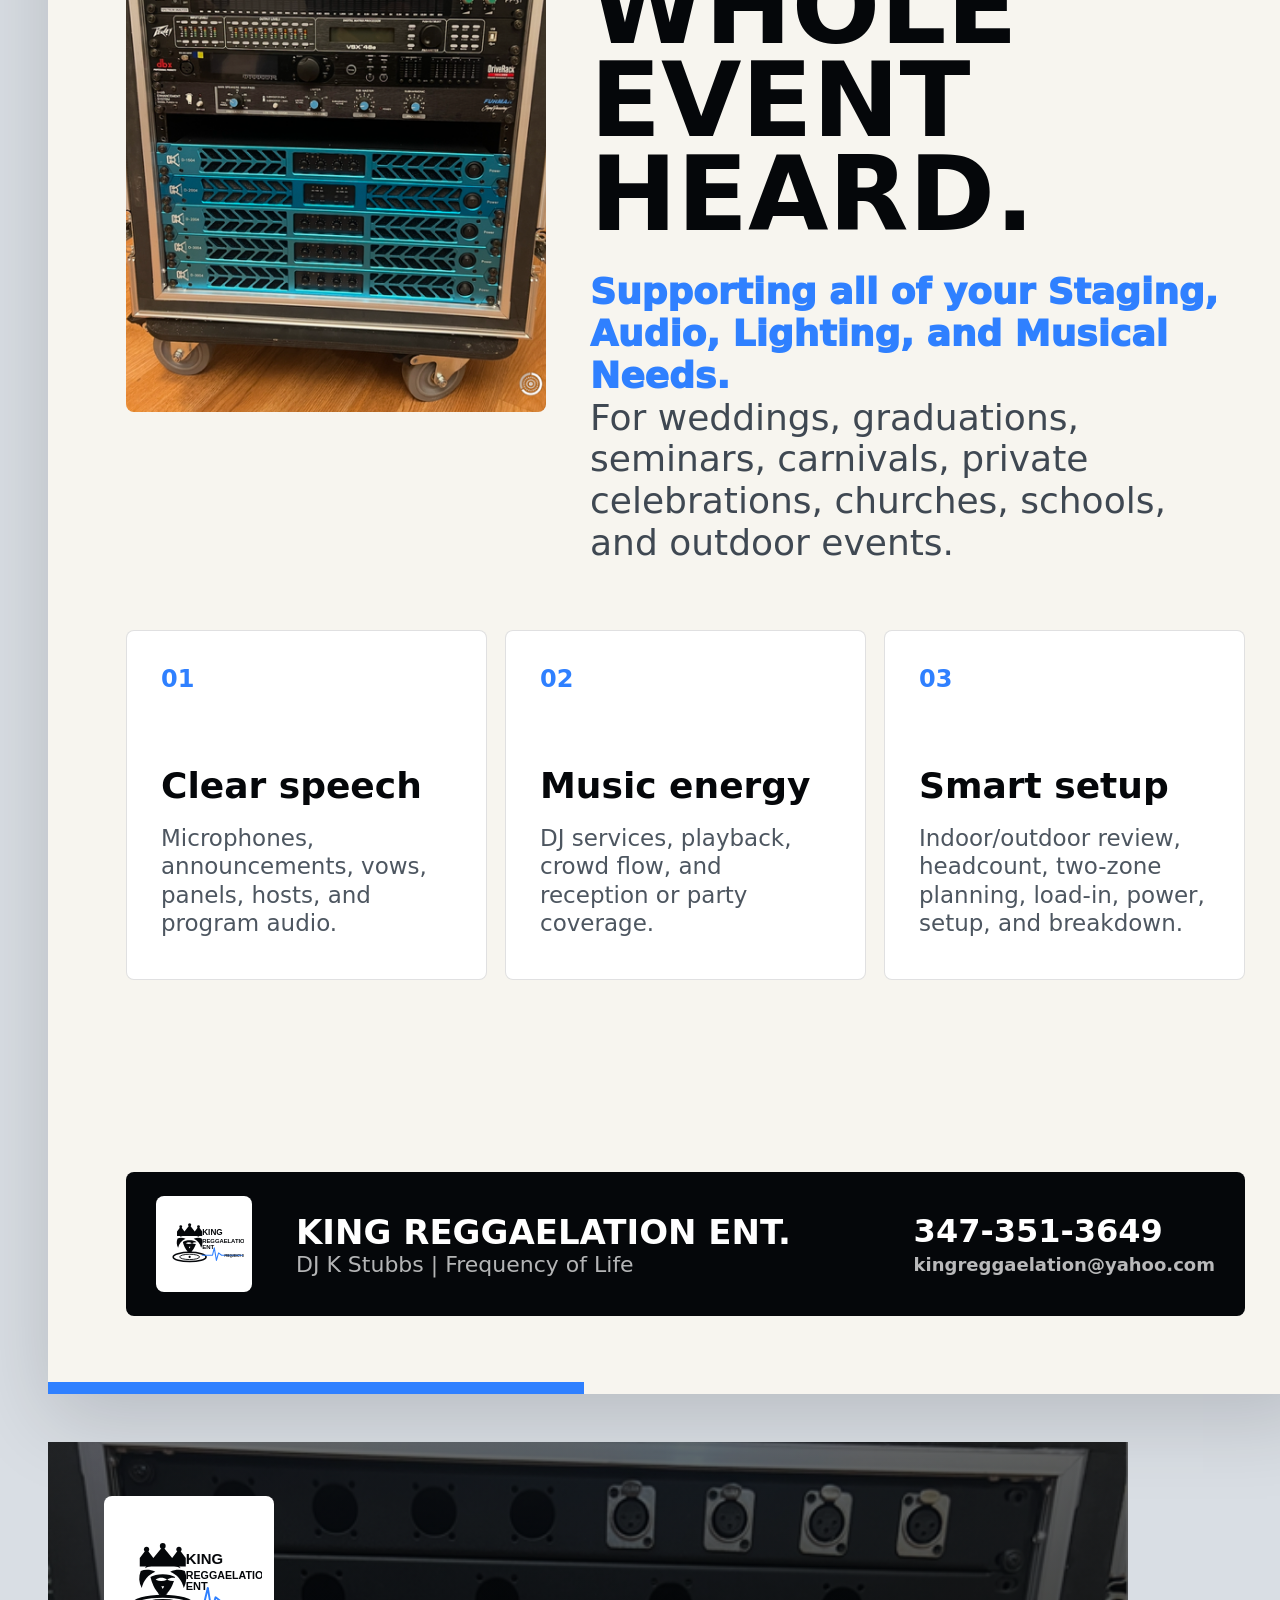
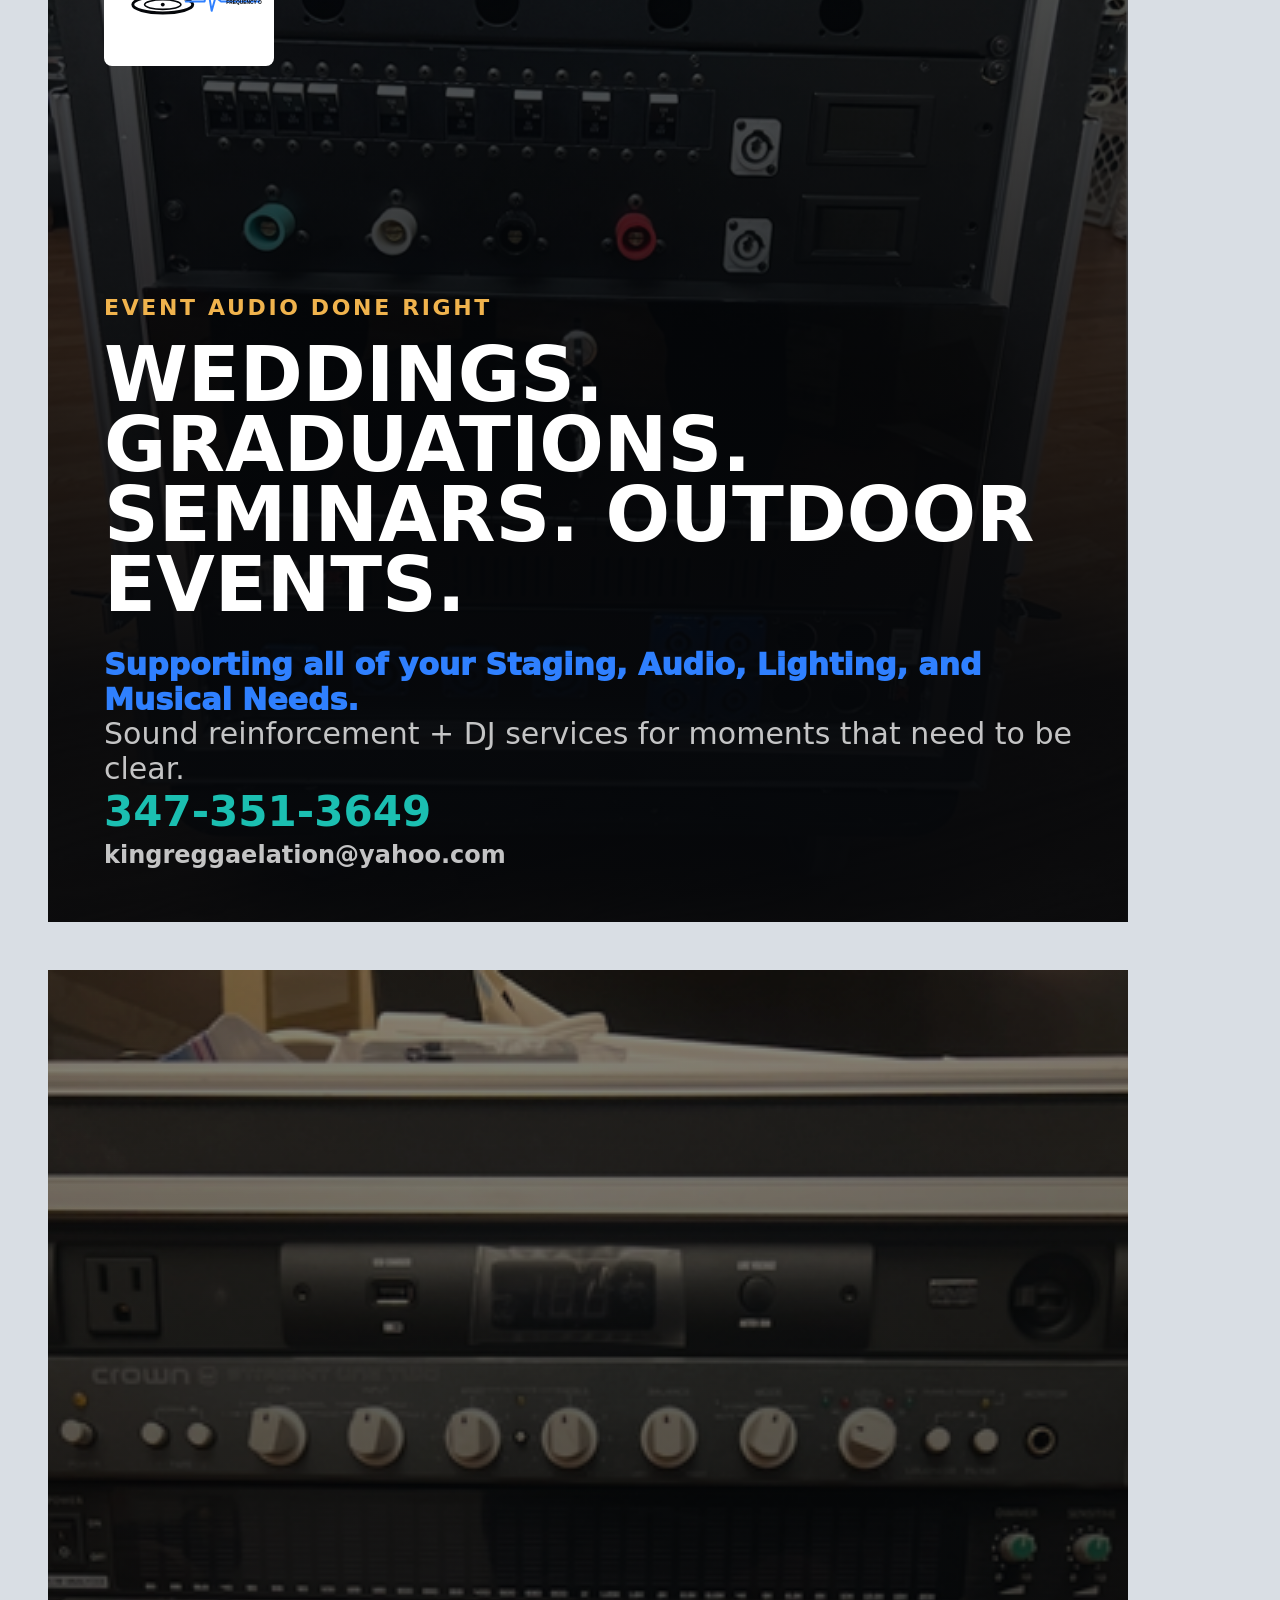
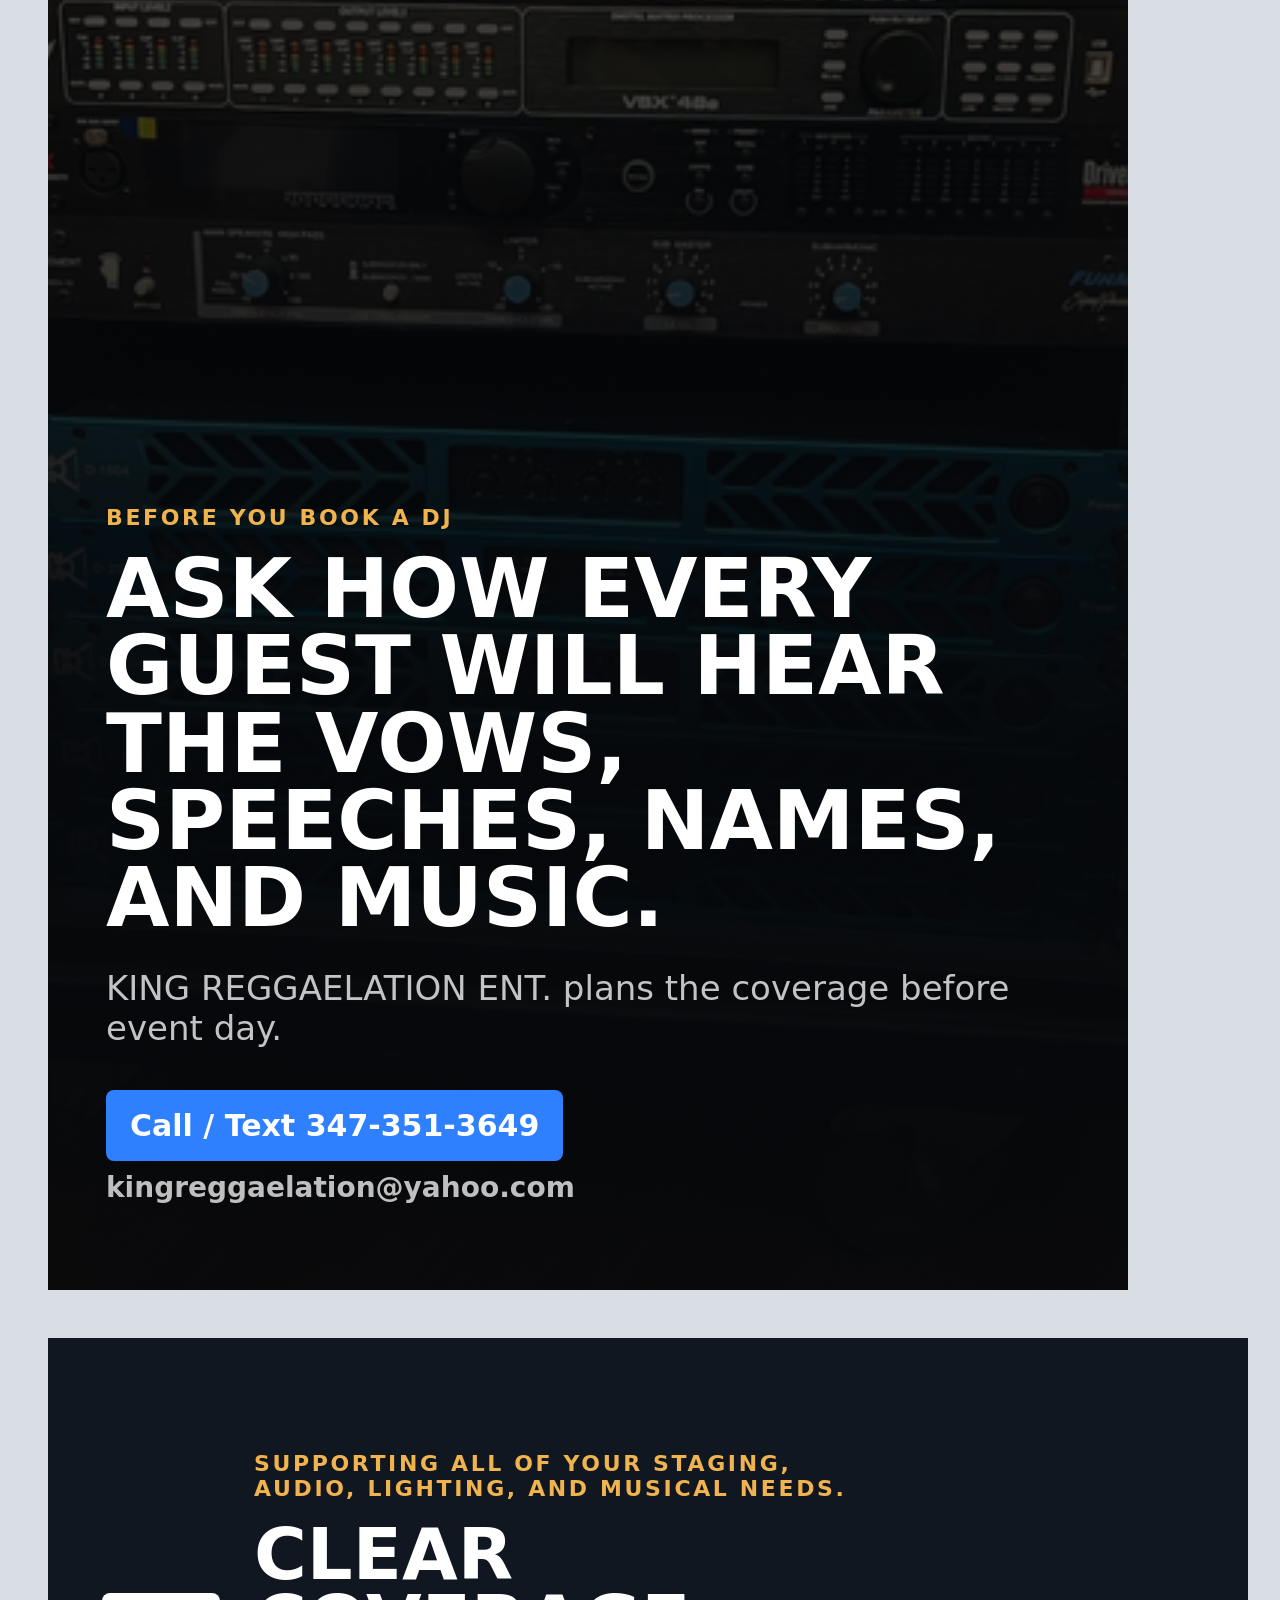
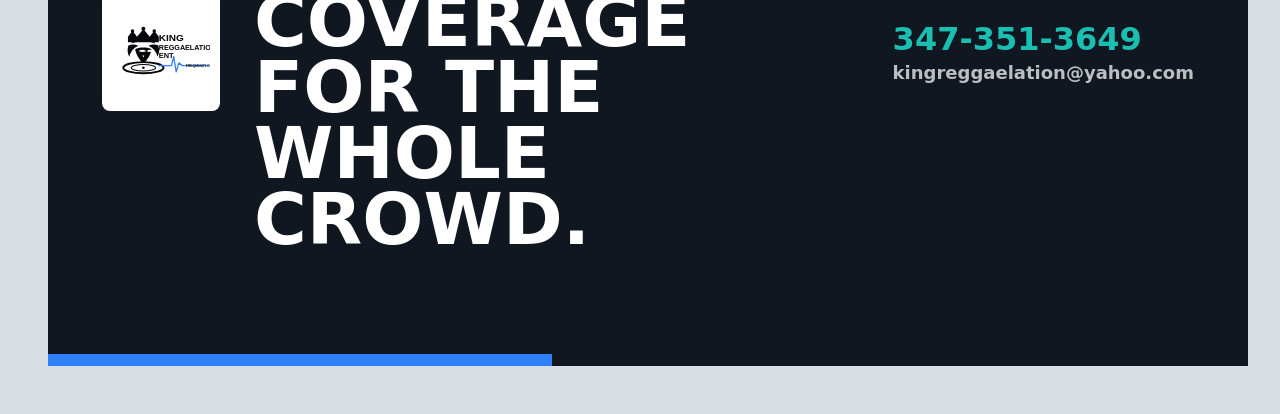
<file: collateral/collateral.html>
<!doctype html>
<html lang="en">
<head>
  <meta charset="utf-8">
  <meta name="viewport" content="width=device-width, initial-scale=1">
  <title>KING REGGAELATION ENT. Collateral</title>
  <link rel="stylesheet" href="collateral.css">
</head>
<body>
  <main class="sheet-wrap">
    <section class="piece business-card card-front" data-export="business-card-front">
      <img class="logo" src="../assets/king-reggaelation-ent-logo.svg" alt="">
      <div class="card-copy">
        <p class="kicker">DJ K Stubbs</p>
        <h1>KING REGGAELATION ENT.</h1>
        <p class="tagline">Supporting all of your Staging, Audio, Lighting, and Musical Needs.</p>
      </div>
      <div class="card-footer">
        <span>Weddings</span>
        <span>Graduations</span>
        <span>Seminars</span>
        <span>Festivals</span>
      </div>
      <p class="phone">347-351-3649<br><span>kingreggaelation@yahoo.com</span></p>
    </section>

    <section class="piece business-card card-back" data-export="business-card-back">
      <div class="qr-block">
        <img src="../assets/qr-sms.png" alt="KING REGGAELATION ENT. quote request QR code">
      </div>
      <div class="back-copy">
        <p class="kicker">Start here</p>
        <h2>Book sound people can actually hear.</h2>
        <p>Scan, call, or text with your event type, date, venue, guest count, and audio needs.</p>
        <strong>347-351-3649</strong>
        <em>kingreggaelation@yahoo.com</em>
      </div>
    </section>

    <section class="piece flyer" data-export="flyer">
      <div class="flyer-hero">
        <img src="../assets/rack-processing-amplifiers.png" alt="">
        <div>
          <p class="kicker">Sound reinforcement + DJ services</p>
          <h1>Make the whole event heard.</h1>
          <p><strong>Supporting all of your Staging, Audio, Lighting, and Musical Needs.</strong><br>For weddings, graduations, seminars, carnivals, private celebrations, churches, schools, and outdoor events.</p>
        </div>
      </div>
      <div class="flyer-grid">
        <article>
          <span>01</span>
          <h2>Clear speech</h2>
          <p>Microphones, announcements, vows, panels, hosts, and program audio.</p>
        </article>
        <article>
          <span>02</span>
          <h2>Music energy</h2>
          <p>DJ services, playback, crowd flow, and reception or party coverage.</p>
        </article>
        <article>
          <span>03</span>
          <h2>Smart setup</h2>
          <p>Indoor/outdoor review, headcount, two-zone planning, load-in, power, setup, and breakdown.</p>
        </article>
      </div>
      <div class="flyer-bottom">
        <img src="../assets/king-reggaelation-ent-logo.svg" alt="">
        <div>
          <strong>KING REGGAELATION ENT.</strong>
          <span>DJ K Stubbs | Frequency of Life</span>
        </div>
        <a href="tel:+13473513649">347-351-3649<br><span>kingreggaelation@yahoo.com</span></a>
      </div>
    </section>

    <section class="piece social-square" data-export="social-square">
      <img class="photo" src="../assets/rack-patch-panel.png" alt="">
      <div class="social-overlay"></div>
      <img class="social-logo" src="../assets/king-reggaelation-ent-logo.svg" alt="">
      <div class="social-copy">
        <p class="kicker">Event audio done right</p>
        <h1>Weddings. Graduations. Seminars. Outdoor events.</h1>
        <p><strong>Supporting all of your Staging, Audio, Lighting, and Musical Needs.</strong><br>Sound reinforcement + DJ services for moments that need to be clear.</p>
      </div>
      <p class="social-phone">347-351-3649<br><span>kingreggaelation@yahoo.com</span></p>
    </section>

    <section class="piece story-post" data-export="story-post">
      <img class="photo" src="../assets/rack-processing-amplifiers.png" alt="">
      <div class="story-panel">
        <p class="kicker">Before you book a DJ</p>
        <h1>Ask how every guest will hear the vows, speeches, names, and music.</h1>
        <p>KING REGGAELATION ENT. plans the coverage before event day.</p>
        <strong>Call / Text 347-351-3649</strong>
        <em>kingreggaelation@yahoo.com</em>
      </div>
    </section>

    <section class="piece web-banner" data-export="web-banner">
      <img src="../assets/king-reggaelation-ent-logo.svg" alt="">
      <div>
        <p class="kicker">Supporting all of your Staging, Audio, Lighting, and Musical Needs.</p>
        <h1>Clear coverage for the whole crowd.</h1>
      </div>
      <strong>347-351-3649<br><span>kingreggaelation@yahoo.com</span></strong>
    </section>
  </main>
</body>
</html>
</file>
<file: styles.css>
:root {
  --ink: #05070a;
  --ink-soft: #111720;
  --paper: #f8f7f2;
  --paper-soft: #eceff1;
  --white: #ffffff;
  --blue: #2f80ff;
  --blue-deep: #0b3a86;
  --teal: #1bbfb1;
  --amber: #f0b34d;
  --muted: #68717c;
  --line: rgba(5, 7, 10, 0.14);
  --shadow: 0 24px 60px rgba(5, 7, 10, 0.18);
}

* {
  box-sizing: border-box;
}

html {
  scroll-behavior: smooth;
}

body {
  margin: 0;
  background: var(--paper);
  color: var(--ink);
  font-family: Inter, ui-sans-serif, system-ui, -apple-system, BlinkMacSystemFont, "Segoe UI", sans-serif;
  line-height: 1.5;
}

img {
  display: block;
  max-width: 100%;
}

a {
  color: inherit;
}

button,
input,
select,
textarea {
  font: inherit;
}

.site-header {
  align-items: center;
  background: rgba(248, 247, 242, 0.9);
  border-bottom: 1px solid rgba(5, 7, 10, 0.1);
  display: flex;
  gap: 24px;
  justify-content: space-between;
  left: 0;
  min-height: 72px;
  padding: 10px clamp(18px, 4vw, 56px);
  position: fixed;
  right: 0;
  top: 0;
  z-index: 20;
  backdrop-filter: blur(14px);
}

.site-header.is-scrolled {
  box-shadow: 0 14px 40px rgba(5, 7, 10, 0.12);
}

.brand-mark {
  align-items: center;
  display: flex;
  gap: 12px;
  min-width: 220px;
  text-decoration: none;
}

.brand-mark img {
  background: var(--white);
  border: 1px solid rgba(5, 7, 10, 0.12);
  border-radius: 8px;
  height: 44px;
  object-fit: contain;
  padding: 5px;
  width: 44px;
}

.brand-mark strong,
.brand-mark small {
  display: block;
}

.brand-mark strong {
  font-size: 15px;
  text-transform: uppercase;
}

.brand-mark small {
  color: var(--muted);
  font-size: 12px;
}

.site-header nav {
  align-items: center;
  display: flex;
  gap: clamp(12px, 2.4vw, 28px);
}

.site-header nav a {
  color: var(--ink-soft);
  font-size: 14px;
  font-weight: 700;
  text-decoration: none;
}

.site-header nav a:hover {
  color: var(--blue-deep);
}

.call-button,
.primary-action,
.secondary-action {
  align-items: center;
  border-radius: 8px;
  display: inline-flex;
  font-weight: 800;
  justify-content: center;
  min-height: 46px;
  padding: 0 18px;
  text-decoration: none;
  transition: transform 180ms ease, box-shadow 180ms ease, background 180ms ease;
}

.call-button,
.primary-action {
  background: var(--blue);
  color: var(--white);
  box-shadow: 0 10px 24px rgba(47, 128, 255, 0.24);
}

.secondary-action {
  border: 1px solid rgba(255, 255, 255, 0.42);
  color: var(--white);
}

.call-button {
  background: var(--ink);
  box-shadow: none;
  color: var(--white);
  min-width: 116px;
}

.call-button:hover,
.primary-action:hover,
.secondary-action:hover {
  transform: translateY(-2px);
}

.hero {
  background: var(--ink);
  color: var(--white);
  min-height: 86svh;
  overflow: hidden;
  padding: 132px clamp(20px, 5vw, 72px) 94px;
  position: relative;
}

.hero-media,
.hero-overlay {
  inset: 0;
  position: absolute;
}

.hero-media {
  display: block;
}

.hero-media img {
  height: 100%;
  object-fit: cover;
  opacity: 0.44;
  transform: scale(1.04);
  width: 100%;
}

.hero-overlay {
  background:
    linear-gradient(90deg, rgba(5, 7, 10, 0.94) 0%, rgba(5, 7, 10, 0.72) 47%, rgba(5, 7, 10, 0.28) 100%),
    linear-gradient(180deg, rgba(5, 7, 10, 0.45) 0%, rgba(5, 7, 10, 0.18) 58%, rgba(5, 7, 10, 0.8) 100%);
}

.hero-content {
  max-width: 880px;
  position: relative;
  z-index: 2;
}

.eyebrow {
  color: var(--amber);
  font-size: 12px;
  font-weight: 900;
  letter-spacing: 0.16em;
  margin: 0 0 16px;
  text-transform: uppercase;
}

.hero h1 {
  font-size: clamp(54px, 12vw, 132px);
  line-height: 0.92;
  margin: 0;
  max-width: 780px;
  text-transform: uppercase;
}

.frequency-logo-strip {
  background: transparent;
  border: 0;
  border-radius: 0;
  box-shadow: none;
  margin-top: 24px;
  max-width: min(620px, 100%);
  overflow: visible;
  padding: 0;
}

.frequency-logo-strip picture,
.frequency-logo-strip img {
  aspect-ratio: 2.22 / 1;
  display: block;
  object-fit: contain;
  width: 100%;
}

.frequency-logo-strip img {
  filter:
    drop-shadow(0 0 16px rgba(47, 128, 255, 0.42))
    drop-shadow(0 0 8px rgba(255, 212, 77, 0.22));
}

.hero-copy {
  color: rgba(255, 255, 255, 0.86);
  font-size: clamp(19px, 2vw, 25px);
  max-width: 690px;
}

.signature-line {
  background: rgba(47, 128, 255, 0.18);
  border: 1px solid rgba(47, 128, 255, 0.46);
  border-radius: 8px;
  color: var(--white);
  display: inline-flex;
  font-size: clamp(16px, 1.7vw, 22px);
  font-weight: 900;
  margin: 24px 0 0;
  max-width: 780px;
  padding: 12px 16px;
}

.hero-actions {
  display: flex;
  flex-wrap: wrap;
  gap: 14px;
  margin-top: 34px;
}

.signal-strip {
  align-items: end;
  bottom: 26px;
  display: flex;
  gap: 6px;
  height: 64px;
  left: clamp(20px, 5vw, 72px);
  position: absolute;
  z-index: 2;
}

.signal-strip span {
  animation: bounce 1100ms ease-in-out infinite;
  background: var(--teal);
  border-radius: 6px 6px 0 0;
  display: block;
  height: 22px;
  width: 7px;
}

.signal-strip span:nth-child(2) { animation-delay: 80ms; height: 42px; }
.signal-strip span:nth-child(3) { animation-delay: 140ms; height: 58px; background: var(--blue); }
.signal-strip span:nth-child(4) { animation-delay: 220ms; height: 34px; }
.signal-strip span:nth-child(5) { animation-delay: 300ms; height: 49px; background: var(--amber); }
.signal-strip span:nth-child(6) { animation-delay: 380ms; height: 28px; }

@keyframes bounce {
  0%, 100% { transform: scaleY(0.62); }
  45% { transform: scaleY(1); }
}

.proof-band {
  background: var(--white);
  display: grid;
  gap: 1px;
  grid-template-columns: repeat(4, 1fr);
  border-bottom: 1px solid var(--line);
}

.proof-band div {
  background: var(--white);
  padding: 28px clamp(18px, 4vw, 46px);
}

.proof-band strong {
  display: block;
  font-size: clamp(20px, 2vw, 28px);
  line-height: 1.1;
}

.proof-band span {
  color: var(--muted);
  display: block;
  margin-top: 8px;
}

.signature-proof strong {
  color: var(--blue-deep);
}

.section,
.equipment-section,
.packages-section,
.quote-section {
  padding: clamp(72px, 9vw, 124px) clamp(20px, 5vw, 72px);
}

.split-section {
  display: grid;
  gap: clamp(32px, 5vw, 78px);
  grid-template-columns: minmax(0, 0.8fr) minmax(0, 1.2fr);
}

.section-copy,
.section-heading,
.equipment-copy,
.quote-intro {
  max-width: 760px;
}

h2 {
  font-size: clamp(34px, 6vw, 72px);
  letter-spacing: 0;
  line-height: 0.98;
  margin: 0 0 22px;
}

h3 {
  line-height: 1.1;
  margin: 0 0 12px;
}

.section-copy p:not(.eyebrow),
.equipment-copy p,
.quote-intro p {
  color: #3f4852;
  font-size: clamp(17px, 1.7vw, 21px);
}

.service-grid,
.audience-grid,
.package-grid {
  display: grid;
  gap: 16px;
}

.service-grid {
  grid-template-columns: repeat(2, minmax(0, 1fr));
}

.service-card,
.audience-card,
.package-card,
.timeline-item,
.request-summary {
  background: var(--white);
  border: 1px solid var(--line);
  border-radius: 8px;
}

.service-card {
  min-height: 260px;
  padding: 26px;
  position: relative;
}

.service-card::after {
  background: var(--blue);
  bottom: 0;
  content: "";
  height: 4px;
  left: 26px;
  position: absolute;
  width: 64px;
}

.service-number {
  color: var(--blue);
  display: block;
  font-size: 12px;
  font-weight: 900;
  margin-bottom: 54px;
}

.service-card h3,
.audience-card h3,
.package-card h3 {
  font-size: 24px;
}

.service-card p,
.audience-card p,
.package-card p,
.timeline-item p,
.package-card li {
  color: #49525c;
}

.equipment-section {
  background: var(--ink);
  color: var(--white);
  display: grid;
  gap: clamp(28px, 4vw, 56px);
  grid-template-columns: minmax(0, 0.75fr) minmax(0, 1.25fr);
}

.equipment-copy p {
  color: rgba(255, 255, 255, 0.78);
}

.equipment-gallery {
  display: grid;
  gap: 18px;
  grid-template-columns: repeat(2, minmax(0, 1fr));
}

.equipment-gallery figure {
  margin: 0;
}

.equipment-gallery picture {
  display: block;
}

.equipment-gallery img {
  aspect-ratio: 4 / 5;
  border: 1px solid rgba(255, 255, 255, 0.16);
  border-radius: 8px;
  object-fit: cover;
  width: 100%;
}

.equipment-gallery figcaption {
  color: rgba(255, 255, 255, 0.7);
  font-size: 13px;
  margin-top: 10px;
}

.audience-grid {
  grid-template-columns: repeat(3, minmax(0, 1fr));
  margin-top: 34px;
}

.audience-card {
  min-height: 198px;
  padding: 26px;
}

.audience-card:nth-child(2n) {
  border-top-color: var(--blue);
}

.audience-card:nth-child(3n) {
  border-top-color: var(--teal);
}

.process-section {
  background: var(--white);
}

.timeline {
  display: grid;
  gap: 16px;
  grid-template-columns: repeat(4, minmax(0, 1fr));
  margin-top: 36px;
}

.timeline-item {
  padding: 24px;
}

.timeline-item span {
  align-items: center;
  background: var(--ink);
  border-radius: 50%;
  color: var(--white);
  display: inline-flex;
  font-weight: 900;
  height: 38px;
  justify-content: center;
  margin-bottom: 42px;
  width: 38px;
}

.packages-section {
  background:
    linear-gradient(180deg, #f8f7f2 0%, #eef2f5 100%);
}

.package-grid {
  grid-template-columns: repeat(3, minmax(0, 1fr));
  margin-top: 34px;
}

.package-card {
  padding: 28px;
}

.package-card.featured {
  background: var(--ink-soft);
  color: var(--white);
  transform: translateY(-14px);
}

.package-card.featured p,
.package-card.featured li {
  color: rgba(255, 255, 255, 0.78);
}

.package-card ul {
  margin: 24px 0 0;
  padding-left: 18px;
}

.quote-section {
  background: var(--ink);
  color: var(--white);
  display: grid;
  gap: 24px;
  grid-template-columns: minmax(0, 0.7fr) minmax(0, 1fr) minmax(260px, 0.52fr);
}

.quote-intro p {
  color: rgba(255, 255, 255, 0.76);
}

.email-callout a {
  color: var(--teal);
  font-size: clamp(20px, 2vw, 26px);
  font-weight: 900;
  word-break: break-word;
}

.quote-form {
  display: grid;
  gap: 14px;
  grid-template-columns: repeat(2, minmax(0, 1fr));
}

.quote-form label,
.quote-form fieldset {
  color: rgba(255, 255, 255, 0.72);
  display: grid;
  font-size: 13px;
  font-weight: 800;
  gap: 8px;
}

.quote-form input,
.quote-form select,
.quote-form textarea {
  background: rgba(255, 255, 255, 0.08);
  border: 1px solid rgba(255, 255, 255, 0.2);
  border-radius: 8px;
  color: var(--white);
  min-height: 48px;
  padding: 12px 14px;
  width: 100%;
}

.quote-form select option {
  color: var(--ink);
}

.quote-form textarea {
  resize: vertical;
}

.quote-form fieldset,
.quote-form .full,
.form-actions {
  grid-column: 1 / -1;
}

.quote-form fieldset {
  border: 1px solid rgba(255, 255, 255, 0.2);
  border-radius: 8px;
  grid-template-columns: repeat(2, minmax(0, 1fr));
  margin: 0;
  padding: 16px;
}

.quote-form legend {
  color: var(--white);
  padding: 0 8px;
}

.quote-form fieldset label {
  align-items: center;
  display: flex;
  gap: 8px;
}

.quote-form input[type="checkbox"] {
  accent-color: var(--blue);
  min-height: auto;
  width: auto;
}

.form-actions {
  align-items: center;
  display: flex;
  flex-wrap: wrap;
  gap: 12px;
  margin-top: 8px;
}

.request-summary {
  align-self: start;
  background: rgba(255, 255, 255, 0.08);
  border-color: rgba(255, 255, 255, 0.2);
  min-height: 220px;
  padding: 24px;
}

.request-summary p {
  color: rgba(255, 255, 255, 0.72);
}

.request-summary pre {
  color: rgba(255, 255, 255, 0.88);
  font-family: ui-monospace, "SFMono-Regular", Consolas, monospace;
  font-size: 12px;
  overflow: auto;
  white-space: pre-wrap;
}

.copy-summary {
  background: var(--teal);
  border: 0;
  border-radius: 8px;
  color: var(--ink);
  cursor: pointer;
  font-weight: 900;
  min-height: 42px;
  padding: 0 14px;
}

.site-footer {
  align-items: center;
  background: #020304;
  color: var(--white);
  display: flex;
  gap: 24px;
  justify-content: space-between;
  padding: 34px clamp(20px, 5vw, 72px);
}

.site-footer > div:first-child {
  align-items: center;
  display: flex;
  gap: 16px;
}

.site-footer img {
  background: var(--white);
  border-radius: 8px;
  height: 62px;
  object-fit: contain;
  padding: 6px;
  width: 62px;
}

.site-footer .footer-frequency-logo {
  display: block;
  flex: 0 0 auto;
  height: 62px;
  width: clamp(170px, 20vw, 260px);
}

.site-footer .footer-frequency-logo img {
  background: transparent;
  border-radius: 0;
  height: 100%;
  object-fit: contain;
  padding: 0;
  width: 100%;
  filter: drop-shadow(0 0 10px rgba(47, 128, 255, 0.34));
}

.site-footer p {
  color: rgba(255, 255, 255, 0.74);
  margin: 0;
}

.site-footer a {
  color: var(--white);
  display: block;
  font-size: 20px;
  font-weight: 900;
  margin-top: 8px;
  word-break: break-word;
}

.reveal {
  opacity: 0;
  transform: translateY(22px);
  transition: opacity 640ms ease, transform 640ms ease;
}

.reveal.is-visible {
  opacity: 1;
  transform: translateY(0);
}

@media (max-width: 1060px) {
  .proof-band {
    grid-template-columns: repeat(2, minmax(0, 1fr));
  }

  .split-section,
  .equipment-section,
  .quote-section {
    grid-template-columns: 1fr;
  }

  .audience-grid,
  .package-grid {
    grid-template-columns: repeat(2, minmax(0, 1fr));
  }

  .timeline {
    grid-template-columns: repeat(2, minmax(0, 1fr));
  }
}

@media (max-width: 760px) {
  .site-header {
    align-items: flex-start;
    flex-wrap: wrap;
    gap: 10px;
    min-height: 92px;
  }

  .brand-mark {
    flex: 1 1 100%;
  }

  .site-header nav {
    order: 3;
    overflow-x: auto;
    padding-bottom: 2px;
    width: 100%;
  }

  .call-button {
    position: absolute;
    right: 18px;
    top: 14px;
  }

  .hero {
    min-height: 88svh;
    padding-top: 154px;
  }

  .hero h1 {
    font-size: clamp(36px, 11vw, 44px);
    line-height: 0.96;
  }

  .hero-overlay {
    background:
      linear-gradient(180deg, rgba(5, 7, 10, 0.92) 0%, rgba(5, 7, 10, 0.72) 56%, rgba(5, 7, 10, 0.9) 100%);
  }

  .proof-band,
  .service-grid,
  .audience-grid,
  .timeline,
  .package-grid,
  .equipment-gallery,
  .quote-form,
  .quote-form fieldset {
    grid-template-columns: 1fr;
  }

  .package-card.featured {
    transform: none;
  }

  .site-footer {
    align-items: flex-start;
    flex-direction: column;
  }
}

@media (prefers-reduced-motion: reduce) {
  *,
  *::before,
  *::after {
    animation-duration: 1ms !important;
    scroll-behavior: auto !important;
    transition-duration: 1ms !important;
  }
}
</file>
<file: collateral/collateral.css>
:root {
  --ink: #05070a;
  --ink-soft: #101720;
  --paper: #f7f5ef;
  --white: #ffffff;
  --blue: #2f80ff;
  --teal: #1bbfb1;
  --amber: #f0b34d;
}

* {
  box-sizing: border-box;
}

body {
  background: #d9dee4;
  color: var(--ink);
  font-family: Inter, ui-sans-serif, system-ui, -apple-system, BlinkMacSystemFont, "Segoe UI", sans-serif;
  margin: 0;
}

.sheet-wrap {
  display: grid;
  gap: 48px;
  padding: 48px;
}

.piece {
  overflow: hidden;
  position: relative;
}

.business-card {
  height: 600px;
  width: 1050px;
}

.card-front {
  background: var(--ink);
  color: var(--white);
  display: grid;
  grid-template-columns: 410px 1fr;
  padding: 56px;
}

.card-front::after,
.flyer::after,
.web-banner::after {
  background: var(--blue);
  bottom: 0;
  content: "";
  height: 12px;
  left: 0;
  position: absolute;
  width: 42%;
}

.logo {
  align-self: center;
  background: var(--white);
  border-radius: 8px;
  height: 360px;
  object-fit: contain;
  padding: 22px;
  width: 360px;
}

.kicker {
  color: var(--amber);
  font-size: 22px;
  font-weight: 900;
  letter-spacing: 0.12em;
  margin: 0 0 20px;
  text-transform: uppercase;
}

.card-copy {
  align-self: center;
}

.card-copy h1 {
  font-size: 64px;
  line-height: 0.9;
  margin: 0 0 26px;
  text-transform: uppercase;
}

.tagline {
  color: rgba(255, 255, 255, 0.78);
  font-size: 31px;
  font-weight: 900;
  line-height: 1.15;
  margin: 0;
}

.card-footer {
  align-items: center;
  bottom: 44px;
  display: flex;
  gap: 18px;
  left: 56px;
  position: absolute;
}

.card-footer span {
  border: 1px solid rgba(255, 255, 255, 0.32);
  border-radius: 8px;
  font-size: 20px;
  font-weight: 900;
  padding: 8px 14px;
}

.phone {
  bottom: 44px;
  font-size: 34px;
  font-weight: 900;
  margin: 0;
  position: absolute;
  right: 56px;
}

.phone span,
.flyer-bottom a span,
.social-phone span,
.web-banner strong span {
  color: rgba(255, 255, 255, 0.72);
  display: block;
  font-size: 18px;
  line-height: 1.25;
  margin-top: 4px;
}

.card-back {
  align-items: center;
  background: var(--paper);
  display: grid;
  gap: 48px;
  grid-template-columns: 420px 1fr;
  padding: 52px;
}

.qr-block {
  align-items: center;
  background: var(--white);
  border: 1px solid rgba(5, 7, 10, 0.12);
  border-radius: 8px;
  display: flex;
  height: 430px;
  justify-content: center;
  padding: 26px;
}

.qr-block img {
  height: 100%;
  object-fit: contain;
  width: 100%;
}

.back-copy h2 {
  font-size: 62px;
  line-height: 0.96;
  margin: 0 0 22px;
}

.back-copy p:not(.kicker) {
  color: #3f4852;
  font-size: 27px;
  margin: 0 0 28px;
}

.back-copy strong {
  color: var(--blue);
  font-size: 48px;
}

.back-copy em,
.story-panel em {
  color: #3f4852;
  display: block;
  font-size: 26px;
  font-style: normal;
  font-weight: 900;
  margin-top: 10px;
}

.flyer {
  background: var(--paper);
  box-shadow: 0 24px 80px rgba(5, 7, 10, 0.16);
  min-height: 1650px;
  padding: 78px;
  width: 1275px;
}

.flyer-hero {
  align-items: stretch;
  display: grid;
  gap: 44px;
  grid-template-columns: 420px 1fr;
}

.flyer-hero img {
  border-radius: 8px;
  height: 590px;
  object-fit: cover;
  width: 420px;
}

.flyer h1 {
  font-size: 104px;
  line-height: 0.9;
  margin: 0 0 30px;
  text-transform: uppercase;
}

.flyer-hero p:not(.kicker) {
  color: #3f4852;
  font-size: 36px;
  line-height: 1.16;
  margin: 0;
}

.flyer-hero p strong,
.social-copy p strong {
  color: var(--blue);
  font-weight: 1000;
}

.flyer-grid {
  display: grid;
  gap: 18px;
  grid-template-columns: repeat(3, 1fr);
  margin-top: 66px;
}

.flyer-grid article {
  background: var(--white);
  border: 1px solid rgba(5, 7, 10, 0.12);
  border-radius: 8px;
  min-height: 350px;
  padding: 34px;
}

.flyer-grid span {
  color: var(--blue);
  display: block;
  font-size: 24px;
  font-weight: 900;
  margin-bottom: 72px;
}

.flyer-grid h2 {
  font-size: 36px;
  margin: 0 0 18px;
}

.flyer-grid p {
  color: #4d5660;
  font-size: 23px;
  line-height: 1.24;
  margin: 0;
}

.flyer-bottom {
  align-items: center;
  background: var(--ink);
  border-radius: 8px;
  bottom: 78px;
  color: var(--white);
  display: grid;
  gap: 20px;
  grid-template-columns: 120px 1fr auto;
  left: 78px;
  padding: 24px 30px;
  position: absolute;
  right: 78px;
}

.flyer-bottom img {
  background: var(--white);
  border-radius: 8px;
  height: 96px;
  object-fit: contain;
  padding: 8px;
  width: 96px;
}

.flyer-bottom strong {
  display: block;
  font-size: 34px;
  text-transform: uppercase;
}

.flyer-bottom span {
  color: rgba(255, 255, 255, 0.7);
  font-size: 22px;
}

.flyer-bottom a {
  color: var(--white);
  font-size: 32px;
  font-weight: 900;
  text-decoration: none;
}

.social-square {
  background: var(--ink);
  color: var(--white);
  height: 1080px;
  width: 1080px;
}

.social-square .photo,
.story-post .photo {
  height: 100%;
  object-fit: cover;
  opacity: 0.55;
  width: 100%;
}

.social-overlay {
  background: linear-gradient(180deg, rgba(5, 7, 10, 0.25) 0%, rgba(5, 7, 10, 0.94) 78%);
  inset: 0;
  position: absolute;
}

.social-logo {
  background: var(--white);
  border-radius: 8px;
  height: 170px;
  left: 56px;
  object-fit: contain;
  padding: 12px;
  position: absolute;
  top: 54px;
  width: 170px;
}

.social-copy {
  bottom: 135px;
  left: 56px;
  position: absolute;
  right: 56px;
}

.social-copy h1 {
  font-size: 76px;
  line-height: 0.92;
  margin: 0 0 28px;
  text-transform: uppercase;
}

.social-copy p:not(.kicker) {
  color: rgba(255, 255, 255, 0.76);
  font-size: 30px;
  line-height: 1.16;
  margin: 0;
}

.social-phone {
  bottom: 52px;
  color: var(--teal);
  font-size: 42px;
  font-weight: 900;
  left: 56px;
  margin: 0;
  position: absolute;
}

.social-phone span {
  color: rgba(255, 255, 255, 0.76);
  font-size: 24px;
}

.story-post {
  background: var(--ink);
  color: var(--white);
  height: 1920px;
  width: 1080px;
}

.story-post::after {
  background: linear-gradient(180deg, rgba(5, 7, 10, 0.02) 0%, rgba(5, 7, 10, 0.96) 72%);
  content: "";
  inset: 0;
  position: absolute;
}

.story-panel {
  bottom: 86px;
  left: 58px;
  position: absolute;
  right: 58px;
  z-index: 1;
}

.story-panel h1 {
  font-size: 82px;
  line-height: 0.94;
  margin: 0 0 32px;
  text-transform: uppercase;
}

.story-panel p:not(.kicker) {
  color: rgba(255, 255, 255, 0.76);
  font-size: 34px;
  line-height: 1.18;
  margin: 0 0 42px;
}

.story-panel strong {
  background: var(--blue);
  border-radius: 8px;
  display: inline-flex;
  font-size: 30px;
  padding: 18px 24px;
}

.story-panel em {
  color: rgba(255, 255, 255, 0.74);
  font-size: 28px;
}

.web-banner {
  align-items: center;
  background: var(--ink-soft);
  color: var(--white);
  display: grid;
  gap: 28px;
  grid-template-columns: 124px 1fr auto;
  height: 628px;
  padding: 54px;
  width: 1200px;
}

.web-banner img {
  background: var(--white);
  border-radius: 8px;
  height: 118px;
  object-fit: contain;
  padding: 10px;
  width: 118px;
}

.web-banner h1 {
  font-size: 72px;
  line-height: 0.92;
  margin: 0;
  text-transform: uppercase;
}

.web-banner strong {
  color: var(--teal);
  font-size: 32px;
}

@media print {
  body {
    background: var(--white);
  }

  .sheet-wrap {
    padding: 0;
  }
}
</file>
